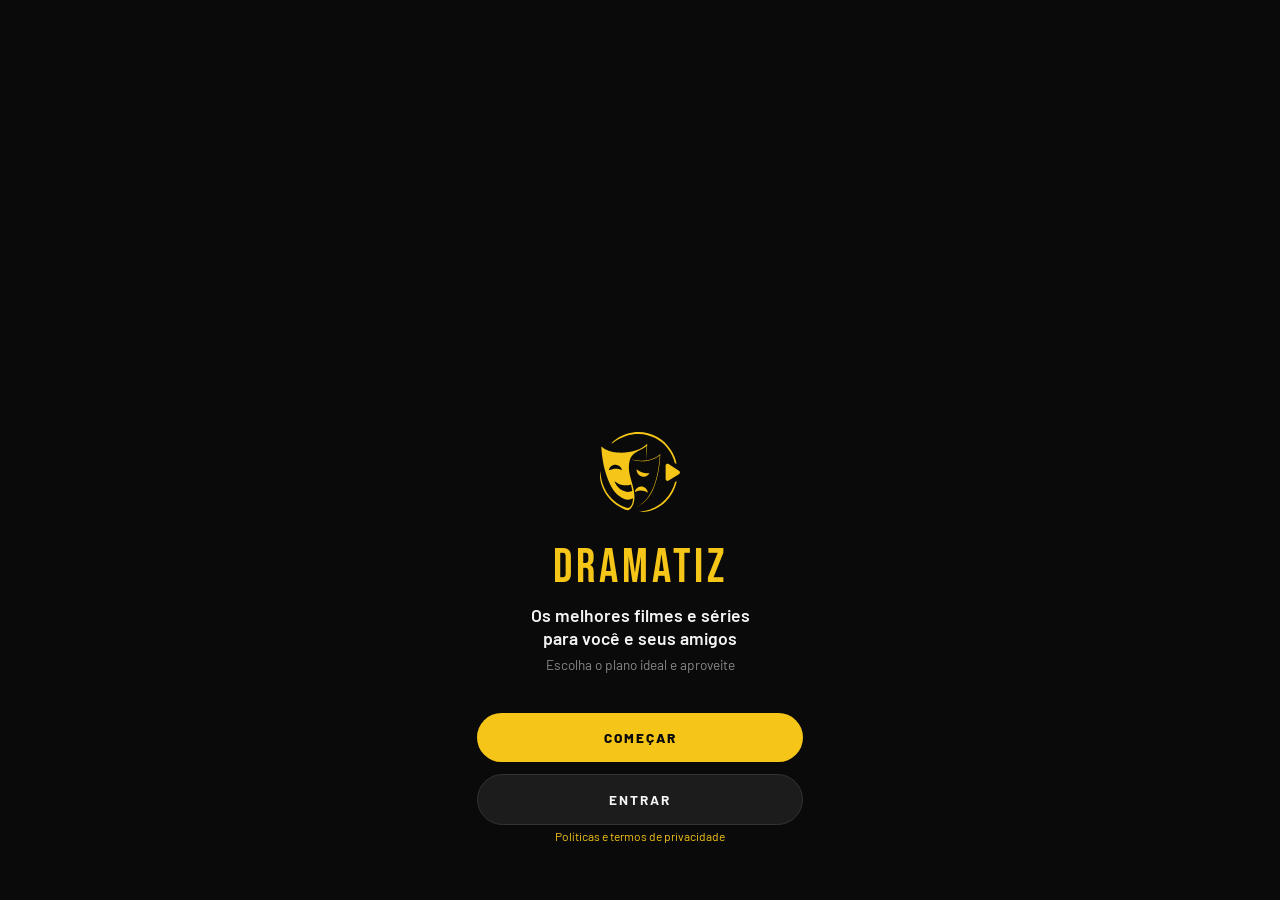
<file: index.html>
<!DOCTYPE html>
<html lang="pt-BR">
<head>
<meta charset="UTF-8">
<meta name="viewport" content="width=device-width, initial-scale=1.0">
<title>Dramatiz</title>
<link rel="stylesheet" href="styles.css">
<style>
.splash {
  min-height: 100vh;
  display: flex;
  flex-direction: column;
  align-items: center;
  justify-content: flex-end;
  padding: 2rem 2rem 3.5rem;
  position: relative;
  overflow: hidden;
  background: var(--black);
}
.splash-bg {
  position: absolute;
  inset: 0;
  display: grid;
  grid-template-columns: repeat(3, 1fr);
  gap: 3px;
  opacity: 0.18;
  z-index: 0;
}
.splash-bg div { background: #1a1a1a; overflow: hidden; border-radius: 10px; }
.splash-bg div img { width: 100%; height: 100%; object-fit: cover; }
.splash-overlay {
  position: absolute;
  inset: 0;
  background: linear-gradient(to bottom, rgba(10,10,10,0.3) 0%, rgba(10,10,10,0.6) 50%, var(--black) 80%);
  z-index: 1;
}
.splash-content {
  position: relative;
  z-index: 2;
  width: 100%;
  text-align: center;
}
.splash-logo { margin-bottom: 1.5rem; }
.splash-logo img { width: 80px; height: 80px; }
.splash-brand {
  font-family: 'Bebas Neue', sans-serif;
  font-size: 3rem;
  letter-spacing: 4px;
  color: var(--yellow);
  margin-bottom: 0.5rem;
}
.splash-tagline {
  font-size: 1.1rem;
  font-weight: 600;
  color: var(--white);
  margin-bottom: 0.4rem;
  line-height: 1.3;
}
.splash-sub {
  font-size: 0.85rem;
  color: var(--gray);
  margin-bottom: 2.5rem;
}
.splash-btns { display: flex; flex-direction: column; gap: 0.75rem; }
.splash-privacy {
  margin-top: 1.5rem;
  font-size: 0.75rem;
  color: var(--yellow);
  text-decoration: none;
}
</style>
</head>
<body>
<div class="app-shell">
  <div class="splash">
    <div class="splash-bg" id="splashBg"></div>
    <div class="splash-overlay"></div>
    <div class="splash-content">
      <div class="splash-logo fade-up fade-up-1">
        <svg width="80" height="80" xmlns="http://www.w3.org/2000/svg" viewBox="0 0 520.83 519.38" fill="#F5C518"><path d="M12.93,351.56c-10.08-28.76-15.02-58-12.09-87.63l1.23-12.42c5.35,112.63,66.56,208.92,177.42,242.91,10.75-.56,18.49-6.88,24.06-15.84,8.11-14.5,10.96-31.01,10.99-47.99-16.24,9.49-34.29,11.87-52.01,6.07-50.25-16.48-86.02-67.09-105.3-114.99C26.74,245.89,13.23,175.71,8.23,93.14c27.35,24.92,66.15,36.64,102.14,39.57,44.24,3.61,88.19-2.02,130.25-15.89,24.62-8.12,48.59-20.78,66.27-40.81.21,34.78-2.01,67.74-6.03,100.7l.2-13.15.77-14.83.41-13.1.66-44.92c-8.51,7.25-16.73,12.29-26.39,17.13-17.01,8.53-33.56,16.81-49.11,27.68-14.53,10.16-25.25,23.16-31.05,39.92-14.81,42.8-8.21,83.19,3.65,125.89l14.56,52.43c5.4,19.44,8.46,38.63,9.47,58.89,1.58,31.85-5.07,73.15-31.89,91.76-3.05,2.12-8.88,5.17-12.46,4.35-10.54-2.42-19.4-6.01-29.05-10.21-64.19-27.93-114.33-80.27-137.71-147ZM143.48,247.68c-4.63-20.6-22.4-34.25-42.32-35.29-21.43-1.12-40.88,14.27-42.83,36.21,31.38-13.18,53.55-13.54,85.14-.92ZM210.52,383.8l-8.72-42.55c-27.81,9.15-56.29,6.45-82.02-5.76l-24.81-14.98c.77,5.54,3.88,10.08,6.72,15,9.86,17.09,22.92,31.75,39.91,41.82,21.08,12.68,45.24,15.53,68.92,6.48Z"/><path d="M515.98,271.92l-71.6,44.82c-3.04,1.91-8.86.43-11.33-1.04s-5.83-5.57-5.83-9.24l-.12-88.78c0-4.57,3.52-8.57,5.92-10.24,4.83-2.31,9.01-2,13.26.41l67.52,43.23c3.72,2.38,6.37,5.62,6.9,9.27s-.7,9.03-4.73,11.56Z"/><path d="M359.69,38.98c-32.62-17.36-67.6-26.79-104.21-27.38-29.81-.48-58.15,3.51-86.24,13.02-32.39,10.96-61.91,26.81-88.34,48.52-.7.58-2.99.71-3.81.34-1.02-.45-1.02-3.15.02-4.18C113.86,32.81,162.57,10.33,213.84,2.73c98.72-14.63,194.07,30.52,247.99,113.6,17.75,27.35,30.66,56.87,36.47,89.61-4.88.52-8.53-2.16-11.41-5.14-17.56-69.45-63.41-127.87-127.2-161.82Z"/><path d="M253.95,518.37c36.93-4.34,71.97-11.86,104.9-29.44,25.56-13.65,48.01-30.83,67.73-52.18,29.49-31.48,50.62-69.12,61.56-110.95l9.3-5.64c.85.49,1.84,3.48,1.57,4.66-11.33,49-36.58,92.82-72.19,128.17-20.2,20.05-42.86,35.67-68.95,47.29-32.29,13.84-67.28,22.09-103.91,18.09Z"/><path d="M314.76,420.04c51.18-70.76,69.85-182.99,74.35-269.54-33.49,28.98-78.24,39.79-121.61,38.82-21.24-.47-41.69-2.85-61.22-10.73,19.65,3.52,38.03,6.61,57.61,7.42l13.98-.06c39.95-.18,85.65-14.18,114.71-43.22-3.01,82.69-18.43,178.5-56.62,250.42-19,35.78-46.3,65.99-80.92,87-5.98,3.63-11.3,7.19-17.9,9.3,30.34-18.37,56.83-40.66,77.63-69.41Z"/><path d="M310.74,394.34c-25.08-17.67-55.07-19.77-81.45-5.05-1.19-.68-2.14-3.64-1.58-5.16,5.9-16.04,19.77-27.29,36.77-29.66,11.66-1.63,22.48,2.43,31.27,9.84,7.79,7.75,14.67,16.84,14.99,30.04Z"/><path d="M299.53,286.88c-20.7,8.55-44.06.11-54.78-19.55-4.17-7.64-7.7-15.88-6.47-25.69,23.7,20.83,52.18,29.29,83.54,25.85-4.66,9.72-13.12,15.6-22.29,19.39Z"/></svg>
      </div>
      <div class="splash-brand fade-up fade-up-2">Dramatiz</div>
      <p class="splash-tagline fade-up fade-up-3">Os melhores filmes e séries<br>para você e seus amigos</p>
      <p class="splash-sub fade-up fade-up-3">Escolha o plano ideal e aproveite</p>
      <div class="splash-btns fade-up fade-up-4">
        <a href="login.html" class="btn-yellow">Começar</a>
        <a href="login.html" class="btn-dark">Entrar</a>
      </div>
      <a href="#" class="splash-privacy fade-up fade-up-5">Políticas e termos de privacidade</a>
    </div>
  </div>
</div>
<script>
const TMDB = '2dca580c2a14b55200e784d157207b4d';
const IMG = 'https://image.tmdb.org/t/p/w342';
async function loadPosters() {
  try {
    const r = await fetch('https://api.themoviedb.org/3/movie/popular?api_key=' + TMDB + '&language=pt-BR');
    const d = await r.json();
    const grid = document.getElementById('splashBg');
    grid.innerHTML = '';
    for (let i = 0; i < 9; i++) {
      const m = d.results[i];
      const div = document.createElement('div');
      if (m && m.poster_path) {
        const img = document.createElement('img');
        img.src = IMG + m.poster_path;
        div.appendChild(img);
      }
      grid.appendChild(div);
    }
  } catch(e) {}
}
loadPosters();
</script>
</body>
</html>
</file>
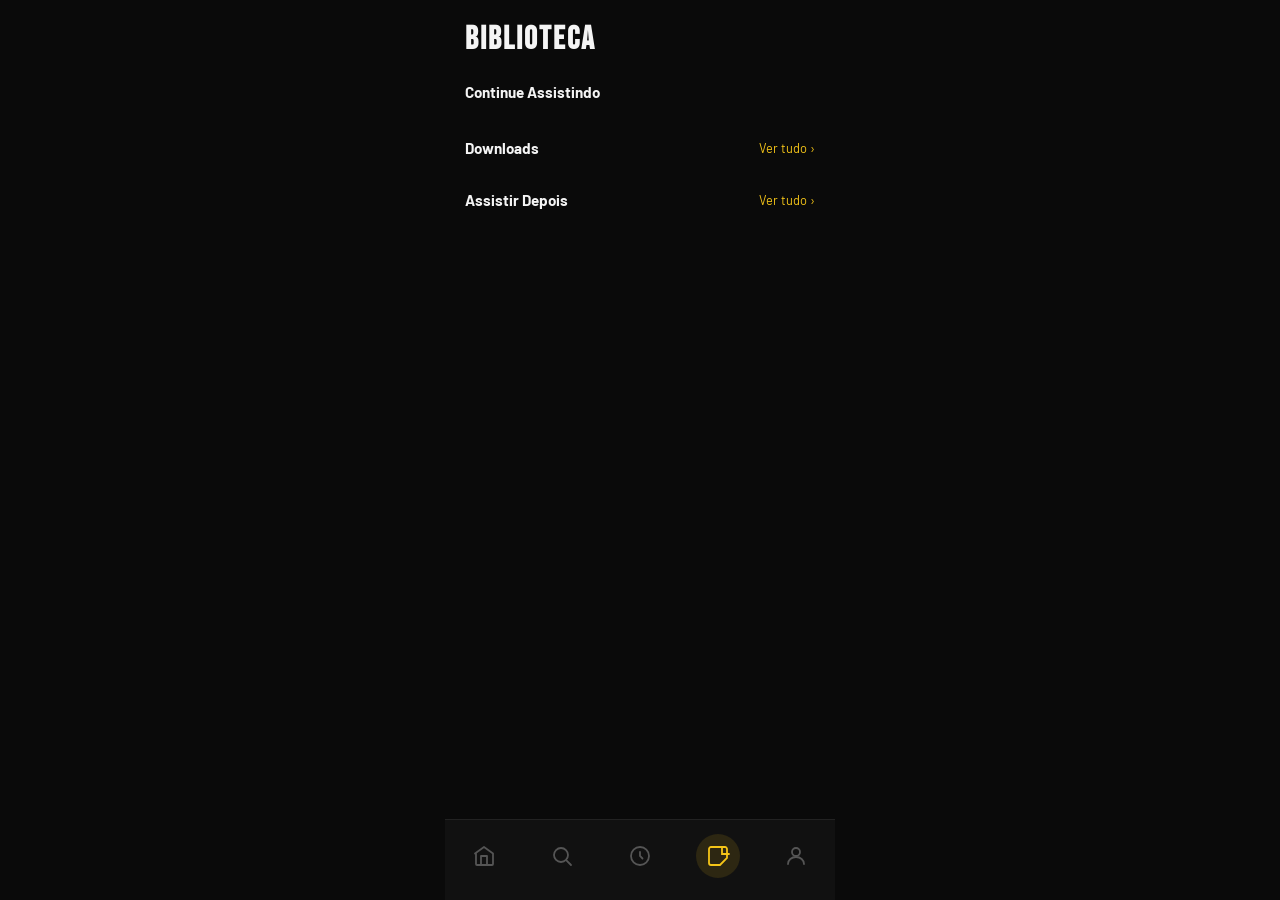
<file: biblioteca.html>
<!DOCTYPE html>
<html lang="pt-BR">
<head>
<meta charset="UTF-8">
<meta name="viewport" content="width=device-width, initial-scale=1.0">
<title>Dramatiz — Biblioteca</title>
<link rel="stylesheet" href="styles.css">
<style>
.bib-page { padding:1.25rem 1.25rem 80px; }
.bib-title { font-family:'Bebas Neue',sans-serif; font-size:2rem; letter-spacing:2px; margin-bottom:1.5rem; }
.continue-card { position:relative; border-radius:10px; overflow:hidden; margin-bottom:8px; cursor:pointer; text-decoration:none; display:block; flex-shrink:0; width:200px; }
.continue-card img { width:100%; aspect-ratio:16/9; object-fit:cover; display:block; }
.continue-overlay { position:absolute; inset:0; background:linear-gradient(to top,rgba(0,0,0,0.85) 0%,transparent 60%); }
.continue-info { position:absolute; bottom:0; left:0; right:0; padding:0.75rem; }
.continue-info .title { font-size:0.8rem; font-weight:700; }
.continue-info .sub { font-size:0.7rem; color:rgba(255,255,255,0.65); }
.continue-bar { height:3px; background:#333; border-radius: 8px; margin-top:5px; overflow:hidden; }
.continue-bar-fill { height:100%; background:var(--yellow); border-radius: 8px; }
.play-overlay { position:absolute; top:50%; left:50%; transform:translate(-50%,-50%); width:36px; height:36px; background:rgba(245,197,24,0.85); border-radius:50%; display:flex; align-items:center; justify-content:center; }
.section-link-row { display:flex; align-items:center; justify-content:space-between; margin-bottom:10px; }
.section-link-row span { font-weight:700; font-size:0.95rem; }
.section-link-row a { font-size:0.8rem; color:var(--yellow); text-decoration:none; }
.poster-row { display:flex; gap:10px; overflow-x:auto; scrollbar-width:none; }
.poster-row::-webkit-scrollbar { display:none; }
.poster-item { width:90px; flex-shrink:0; }
.poster-item img { width:100%; aspect-ratio:2/3; object-fit:cover; border-radius:8px; display:block; }
</style>
</head>
<body>
<div class="app-shell">
  <div class="bib-page">
    <h1 class="bib-title">Biblioteca</h1>

    <div class="section-link-row"><span>Continue Assistindo</span></div>
    <div class="scroll-x" id="continueRow" style="margin-bottom:1.5rem;"></div>

    <div class="section-link-row">
      <span>Downloads</span>
      <a href="downloads.html">Ver tudo ›</a>
    </div>
    <div class="poster-row" id="downloadsRow" style="margin-bottom:1.5rem;"></div>

    <div class="section-link-row">
      <span>Assistir Depois</span>
      <a href="#">Ver tudo ›</a>
    </div>
    <div class="poster-row" id="watchLaterRow"></div>
  </div>
  <nav class="bottom-nav">
    <a href="home.html" class="nav-item ">
      <svg viewBox="0 0 24 24" fill="none" stroke="currentColor" stroke-width="1.8" stroke-linecap="round" stroke-linejoin="round">
        <path d="M3 9.5L12 3l9 6.5V20a1 1 0 01-1 1H5a1 1 0 01-1-1V9.5z"/>
        <path d="M9 21V12h6v9"/>
      </svg>
    </a>
    <a href="busca.html" class="nav-item ">
      <svg viewBox="0 0 24 24" fill="none" stroke="currentColor" stroke-width="1.8" stroke-linecap="round">
        <circle cx="11" cy="11" r="7"/>
        <path d="M21 21l-4.35-4.35"/>
      </svg>
    </a>
    <a href="feed.html" class="nav-item ">
      <svg viewBox="0 0 24 24" fill="none" stroke="currentColor" stroke-width="1.8" stroke-linecap="round">
        <circle cx="12" cy="12" r="9"/>
        <path d="M12 8v4l2.5 2.5"/>
      </svg>
    </a>
    <a href="biblioteca.html" class="nav-item active">
      <svg viewBox="0 0 24 24" fill="none" stroke="currentColor" stroke-width="1.8" stroke-linecap="round">
        <path d="M5 3a2 2 0 00-2 2v14a2 2 0 002 2h9l7-7V5a2 2 0 00-2-2H5z"/>
        <path d="M16 3v7h7"/>
      </svg>
    </a>
    <a href="perfil.html" class="nav-item ">
      <svg viewBox="0 0 24 24" fill="none" stroke="currentColor" stroke-width="1.8" stroke-linecap="round">
        <circle cx="12" cy="8" r="4"/>
        <path d="M4 20c0-4 3.6-7 8-7s8 3 8 7"/>
      </svg>
    </a>
  </nav>
</div>
<script>
const TMDB = '2dca580c2a14b55200e784d157207b4d';
const IMG = 'https://image.tmdb.org/t/p/';
const progresses = [35, 72, 58];

fetch('https://api.themoviedb.org/3/movie/popular?api_key='+TMDB+'&language=pt-BR').then(r=>r.json()).then(d=>{
  const movies = d.results;

  // Continue assistindo
  const cRow = document.getElementById('continueRow');
  movies.slice(0,3).forEach((m,i) => {
    if(!m.backdrop_path) return;
    const a = document.createElement('a');
    a.href = 'filme.html';
    a.className = 'continue-card';
    a.innerHTML = `
      <img src="${IMG}w300${m.backdrop_path}" alt="${m.title}">
      <div class="continue-overlay"></div>
      <div class="play-overlay"><svg width="14" height="14" viewBox="0 0 24 24" fill="black"><path d="M5 3l14 9-14 9V3z"/></svg></div>
      <div class="continue-info">
        <div class="title">${m.title}</div>
        <div class="sub">${Math.floor(m.runtime||90)} min restantes</div>
        <div class="continue-bar"><div class="continue-bar-fill" style="width:${progresses[i]}%"></div></div>
      </div>`;
    cRow.appendChild(a);
  });

  // Downloads
  const dRow = document.getElementById('downloadsRow');
  movies.slice(3,7).forEach(m => {
    if(!m.poster_path) return;
    const div = document.createElement('div');
    div.className = 'poster-item';
    div.innerHTML = `<img src="${IMG}w185${m.poster_path}" alt="${m.title}">`;
    dRow.appendChild(div);
  });

  // Assistir depois
  const wRow = document.getElementById('watchLaterRow');
  movies.slice(7,12).forEach(m => {
    if(!m.poster_path) return;
    const div = document.createElement('div');
    div.className = 'poster-item';
    div.innerHTML = `<img src="${IMG}w185${m.poster_path}" alt="${m.title}">`;
    wRow.appendChild(div);
  });
});
</script>
</body>
</html>
</file>
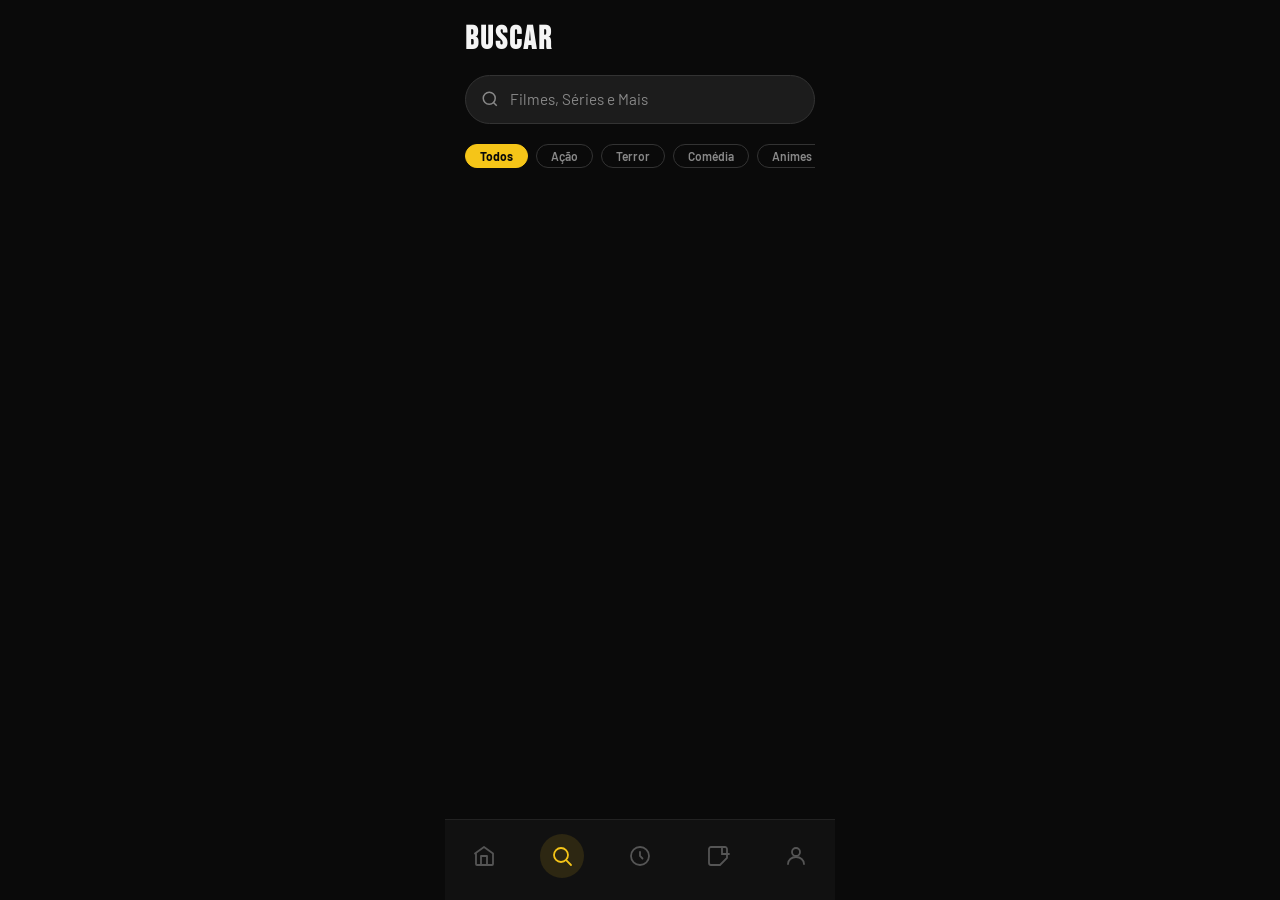
<file: busca.html>
<!DOCTYPE html>
<html lang="pt-BR">
<head>
<meta charset="UTF-8">
<meta name="viewport" content="width=device-width, initial-scale=1.0">
<title>Dramatiz — Buscar</title>
<link rel="stylesheet" href="styles.css">
<style>
.busca-page { padding:1.25rem 1.25rem 80px; }
.busca-title { font-family:'Bebas Neue',sans-serif; font-size:2rem; letter-spacing:2px; margin-bottom:1rem; }
.search-bar { position:relative; margin-bottom:1.25rem; }
.search-bar svg { position:absolute; left:1rem; top:50%; transform:translateY(-50%); width:18px; height:18px; color:var(--gray); }
.search-bar input { padding-left:2.75rem; }
.tags-row { display:flex; gap:8px; overflow-x:auto; scrollbar-width:none; padding-bottom:4px; margin-bottom:1.25rem; }
.tags-row::-webkit-scrollbar { display:none; }
.results-grid { display:grid; grid-template-columns:repeat(3,1fr); gap:8px; }
.results-grid a { text-decoration:none; display:block; border-radius:10px; overflow:hidden; }
.results-grid img { width:100%; aspect-ratio:2/3; object-fit:cover; display:block; border-radius:10px; transition:transform 0.2s; }
.results-grid a:hover img { transform:scale(1.04); }
.result-title { font-size:0.7rem; color:rgba(255,255,255,0.7); margin-top:4px; text-align:center; white-space:nowrap; overflow:hidden; text-overflow:ellipsis; }
</style>
</head>
<body>
<div class="app-shell">
  <div class="busca-page">
    <h1 class="busca-title">Buscar</h1>
    <div class="search-bar">
      <svg viewBox="0 0 24 24" fill="none" stroke="currentColor" stroke-width="2"><circle cx="11" cy="11" r="8"/><path d="M21 21l-4.35-4.35"/></svg>
      <input type="text" class="input-field" placeholder="Filmes, Séries e Mais" id="searchInput">
    </div>
    <div class="tags-row" id="tagsRow">
      <span class="tag active" data-genre="">Todos</span>
      <span class="tag" data-genre="28">Ação</span>
      <span class="tag" data-genre="27">Terror</span>
      <span class="tag" data-genre="35">Comédia</span>
      <span class="tag" data-genre="16">Animes</span>
      <span class="tag" data-genre="18">Drama</span>
      <span class="tag" data-genre="878">Ficção</span>
      <span class="tag" data-genre="10749">Romance</span>
    </div>
    <div class="results-grid" id="resultsGrid"></div>
  </div>
  <nav class="bottom-nav">
    <a href="home.html" class="nav-item ">
      <svg viewBox="0 0 24 24" fill="none" stroke="currentColor" stroke-width="1.8" stroke-linecap="round" stroke-linejoin="round">
        <path d="M3 9.5L12 3l9 6.5V20a1 1 0 01-1 1H5a1 1 0 01-1-1V9.5z"/>
        <path d="M9 21V12h6v9"/>
      </svg>
    </a>
    <a href="busca.html" class="nav-item active">
      <svg viewBox="0 0 24 24" fill="none" stroke="currentColor" stroke-width="1.8" stroke-linecap="round">
        <circle cx="11" cy="11" r="7"/>
        <path d="M21 21l-4.35-4.35"/>
      </svg>
    </a>
    <a href="feed.html" class="nav-item ">
      <svg viewBox="0 0 24 24" fill="none" stroke="currentColor" stroke-width="1.8" stroke-linecap="round">
        <circle cx="12" cy="12" r="9"/>
        <path d="M12 8v4l2.5 2.5"/>
      </svg>
    </a>
    <a href="biblioteca.html" class="nav-item ">
      <svg viewBox="0 0 24 24" fill="none" stroke="currentColor" stroke-width="1.8" stroke-linecap="round">
        <path d="M5 3a2 2 0 00-2 2v14a2 2 0 002 2h9l7-7V5a2 2 0 00-2-2H5z"/>
        <path d="M16 3v7h7"/>
      </svg>
    </a>
    <a href="perfil.html" class="nav-item ">
      <svg viewBox="0 0 24 24" fill="none" stroke="currentColor" stroke-width="1.8" stroke-linecap="round">
        <circle cx="12" cy="8" r="4"/>
        <path d="M4 20c0-4 3.6-7 8-7s8 3 8 7"/>
      </svg>
    </a>
  </nav>
</div>
<script>
const TMDB = '2dca580c2a14b55200e784d157207b4d';
const IMG = 'https://image.tmdb.org/t/p/w185';
let activeGenre = '';
let searchTimer;

function renderMovies(movies) {
  const grid = document.getElementById('resultsGrid');
  grid.innerHTML = '';
  movies.forEach(m => {
    if (!m.poster_path) return;
    const a = document.createElement('a');
    a.href = 'filme.html';
    const img = document.createElement('img');
    img.src = IMG + m.poster_path;
    img.alt = m.title || m.name;
    img.loading = 'lazy';
    const t = document.createElement('div');
    t.className = 'result-title';
    t.textContent = m.title || m.name;
    a.append(img, t);
    grid.appendChild(a);
  });
}

async function load(genre='', query='') {
  let url;
  if (query) {
    url = 'https://api.themoviedb.org/3/search/multi?api_key='+TMDB+'&language=pt-BR&query='+encodeURIComponent(query);
  } else if (genre) {
    url = 'https://api.themoviedb.org/3/discover/movie?api_key='+TMDB+'&language=pt-BR&with_genres='+genre+'&sort_by=popularity.desc';
  } else {
    url = 'https://api.themoviedb.org/3/movie/popular?api_key='+TMDB+'&language=pt-BR';
  }
  const r = await fetch(url);
  const d = await r.json();
  renderMovies(d.results || []);
}

document.querySelectorAll('#tagsRow .tag').forEach(tag => {
  tag.addEventListener('click', () => {
    document.querySelectorAll('#tagsRow .tag').forEach(t => t.classList.remove('active'));
    tag.classList.add('active');
    activeGenre = tag.dataset.genre;
    load(activeGenre, document.getElementById('searchInput').value);
  });
});

document.getElementById('searchInput').addEventListener('input', e => {
  clearTimeout(searchTimer);
  searchTimer = setTimeout(() => load(activeGenre, e.target.value), 400);
});

load();
</script>
</body>
</html>
</file>
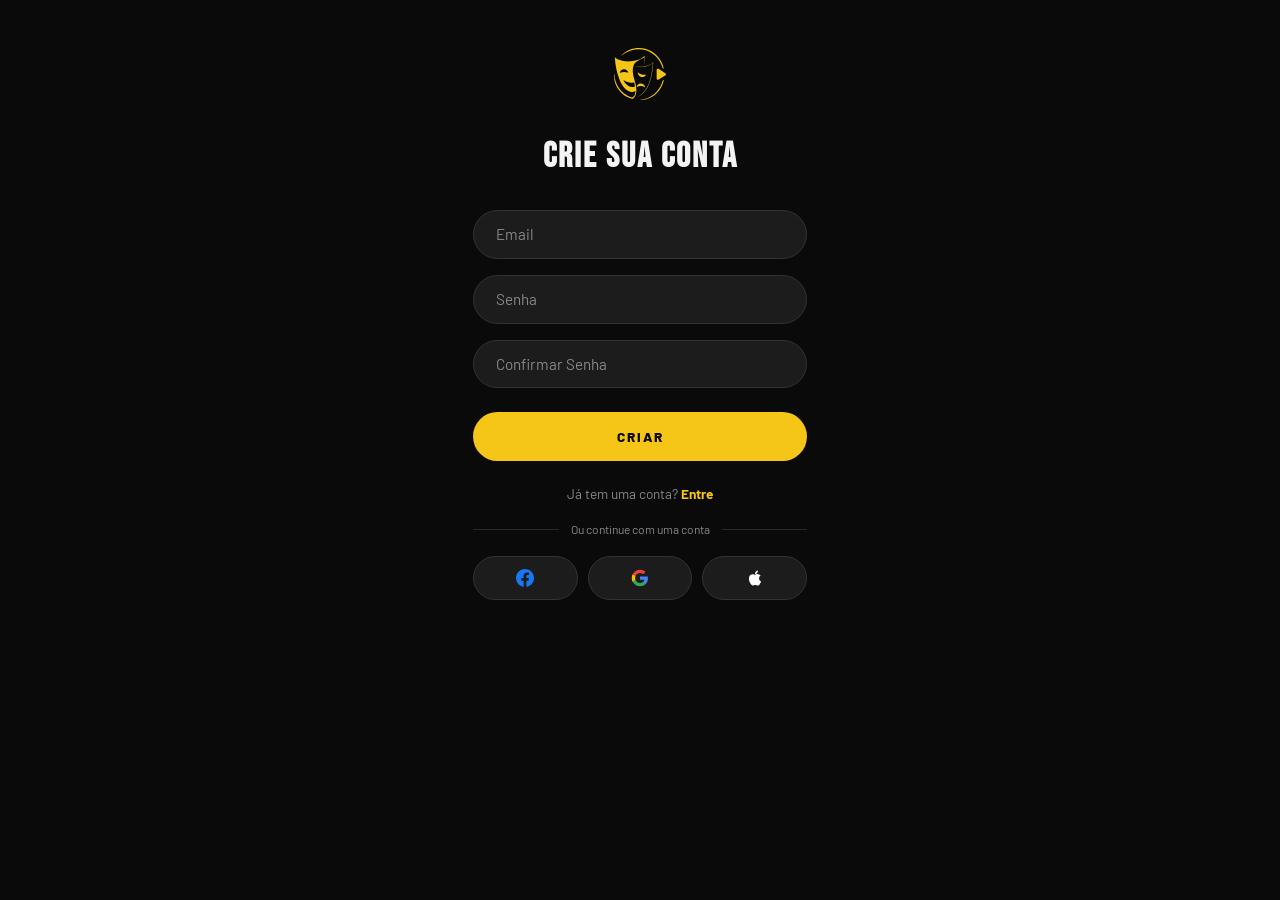
<file: cadastro.html>
<!DOCTYPE html>
<html lang="pt-BR">
<head>
<meta charset="UTF-8">
<meta name="viewport" content="width=device-width, initial-scale=1.0">
<title>Dramatiz — Criar Conta</title>
<link rel="stylesheet" href="styles.css">
<style>
.auth-page { min-height:100vh; display:flex; flex-direction:column; position:relative; overflow:hidden; }
.auth-bg { position:absolute; inset:0; background-size:cover; background-position:center; opacity:0.12; z-index:0; }
.auth-overlay { position:absolute; inset:0; background:linear-gradient(to bottom,rgba(10,10,10,0.5) 0%,var(--black) 45%); z-index:1; }
.auth-content { position:relative; z-index:2; flex:1; display:flex; flex-direction:column; padding:3rem 1.75rem 2rem; }
.auth-logo { text-align:center; margin-bottom:2rem; }
.auth-logo img { width:52px; height:52px; }
.auth-title { font-family:'Bebas Neue',sans-serif; font-size:2.2rem; letter-spacing:2px; margin-bottom:2rem; text-align:center; }
.auth-form { display:flex; flex-direction:column; gap:1rem; }
.auth-switch { text-align:center; margin-top:1.5rem; font-size:0.85rem; color:var(--gray); }
.auth-switch a { color:var(--yellow); text-decoration:none; font-weight:700; }
.divider-or { display:flex; align-items:center; gap:12px; margin:1.25rem 0; }
.divider-or::before,.divider-or::after { content:''; flex:1; height:1px; background:#2a2a2a; }
.divider-or span { font-size:0.75rem; color:var(--gray); white-space:nowrap; }
.social-row { display:flex; gap:10px; }
</style>
</head>
<body>
<div class="app-shell">
  <div class="auth-page">
    <div class="auth-bg" id="authBg"></div>
    <div class="auth-overlay"></div>
    <div class="auth-content">
      <div class="auth-logo fade-up fade-up-1">
        <svg width="52" height="52" xmlns="http://www.w3.org/2000/svg" viewBox="0 0 520.83 519.38" fill="#F5C518"><path d="M12.93,351.56c-10.08-28.76-15.02-58-12.09-87.63l1.23-12.42c5.35,112.63,66.56,208.92,177.42,242.91,10.75-.56,18.49-6.88,24.06-15.84,8.11-14.5,10.96-31.01,10.99-47.99-16.24,9.49-34.29,11.87-52.01,6.07-50.25-16.48-86.02-67.09-105.3-114.99C26.74,245.89,13.23,175.71,8.23,93.14c27.35,24.92,66.15,36.64,102.14,39.57,44.24,3.61,88.19-2.02,130.25-15.89,24.62-8.12,48.59-20.78,66.27-40.81.21,34.78-2.01,67.74-6.03,100.7l.2-13.15.77-14.83.41-13.1.66-44.92c-8.51,7.25-16.73,12.29-26.39,17.13-17.01,8.53-33.56,16.81-49.11,27.68-14.53,10.16-25.25,23.16-31.05,39.92-14.81,42.8-8.21,83.19,3.65,125.89l14.56,52.43c5.4,19.44,8.46,38.63,9.47,58.89,1.58,31.85-5.07,73.15-31.89,91.76-3.05,2.12-8.88,5.17-12.46,4.35-10.54-2.42-19.4-6.01-29.05-10.21-64.19-27.93-114.33-80.27-137.71-147ZM143.48,247.68c-4.63-20.6-22.4-34.25-42.32-35.29-21.43-1.12-40.88,14.27-42.83,36.21,31.38-13.18,53.55-13.54,85.14-.92ZM210.52,383.8l-8.72-42.55c-27.81,9.15-56.29,6.45-82.02-5.76l-24.81-14.98c.77,5.54,3.88,10.08,6.72,15,9.86,17.09,22.92,31.75,39.91,41.82,21.08,12.68,45.24,15.53,68.92,6.48Z"/><path d="M515.98,271.92l-71.6,44.82c-3.04,1.91-8.86.43-11.33-1.04s-5.83-5.57-5.83-9.24l-.12-88.78c0-4.57,3.52-8.57,5.92-10.24,4.83-2.31,9.01-2,13.26.41l67.52,43.23c3.72,2.38,6.37,5.62,6.9,9.27s-.7,9.03-4.73,11.56Z"/><path d="M359.69,38.98c-32.62-17.36-67.6-26.79-104.21-27.38-29.81-.48-58.15,3.51-86.24,13.02-32.39,10.96-61.91,26.81-88.34,48.52-.7.58-2.99.71-3.81.34-1.02-.45-1.02-3.15.02-4.18C113.86,32.81,162.57,10.33,213.84,2.73c98.72-14.63,194.07,30.52,247.99,113.6,17.75,27.35,30.66,56.87,36.47,89.61-4.88.52-8.53-2.16-11.41-5.14-17.56-69.45-63.41-127.87-127.2-161.82Z"/><path d="M253.95,518.37c36.93-4.34,71.97-11.86,104.9-29.44,25.56-13.65,48.01-30.83,67.73-52.18,29.49-31.48,50.62-69.12,61.56-110.95l9.3-5.64c.85.49,1.84,3.48,1.57,4.66-11.33,49-36.58,92.82-72.19,128.17-20.2,20.05-42.86,35.67-68.95,47.29-32.29,13.84-67.28,22.09-103.91,18.09Z"/><path d="M314.76,420.04c51.18-70.76,69.85-182.99,74.35-269.54-33.49,28.98-78.24,39.79-121.61,38.82-21.24-.47-41.69-2.85-61.22-10.73,19.65,3.52,38.03,6.61,57.61,7.42l13.98-.06c39.95-.18,85.65-14.18,114.71-43.22-3.01,82.69-18.43,178.5-56.62,250.42-19,35.78-46.3,65.99-80.92,87-5.98,3.63-11.3,7.19-17.9,9.3,30.34-18.37,56.83-40.66,77.63-69.41Z"/><path d="M310.74,394.34c-25.08-17.67-55.07-19.77-81.45-5.05-1.19-.68-2.14-3.64-1.58-5.16,5.9-16.04,19.77-27.29,36.77-29.66,11.66-1.63,22.48,2.43,31.27,9.84,7.79,7.75,14.67,16.84,14.99,30.04Z"/><path d="M299.53,286.88c-20.7,8.55-44.06.11-54.78-19.55-4.17-7.64-7.7-15.88-6.47-25.69,23.7,20.83,52.18,29.29,83.54,25.85-4.66,9.72-13.12,15.6-22.29,19.39Z"/></svg>
      </div>
      <h1 class="auth-title fade-up fade-up-2">Crie sua conta</h1>
      <div class="auth-form fade-up fade-up-3">
        <input type="email" class="input-field" placeholder="Email">
        <input type="password" class="input-field" placeholder="Senha">
        <input type="password" class="input-field" placeholder="Confirmar Senha">
        <a href="perfis.html" class="btn-yellow" style="margin-top:0.5rem;">Criar</a>
      </div>
      <p class="auth-switch fade-up fade-up-4">Já tem uma conta? <a href="login.html">Entre</a></p>
      <div class="divider-or fade-up fade-up-4"><span>Ou continue com uma conta</span></div>
      <div class="social-row fade-up fade-up-5">
        <a href="#" class="social-btn">
          <svg width="18" height="18" viewBox="0 0 24 24" fill="#1877F2"><path d="M24 12.073c0-6.627-5.373-12-12-12s-12 5.373-12 12c0 5.99 4.388 10.954 10.125 11.854v-8.385H7.078v-3.47h3.047V9.43c0-3.007 1.792-4.669 4.533-4.669 1.312 0 2.686.235 2.686.235v2.953H15.83c-1.491 0-1.956.925-1.956 1.874v2.25h3.328l-.532 3.47h-2.796v8.385C19.612 23.027 24 18.062 24 12.073z"/></svg>
        </a>
        <a href="#" class="social-btn">
          <svg width="18" height="18" viewBox="0 0 24 24"><path fill="#4285F4" d="M22.56 12.25c0-.78-.07-1.53-.2-2.25H12v4.26h5.92c-.26 1.37-1.04 2.53-2.21 3.31v2.77h3.57c2.08-1.92 3.28-4.74 3.28-8.09z"/><path fill="#34A853" d="M12 23c2.97 0 5.46-.98 7.28-2.66l-3.57-2.77c-.98.66-2.23 1.06-3.71 1.06-2.86 0-5.29-1.93-6.16-4.53H2.18v2.84C3.99 20.53 7.7 23 12 23z"/><path fill="#FBBC05" d="M5.84 14.09c-.22-.66-.35-1.36-.35-2.09s.13-1.43.35-2.09V7.07H2.18C1.43 8.55 1 10.22 1 12s.43 3.45 1.18 4.93l3.66-2.84z"/><path fill="#EA4335" d="M12 5.38c1.62 0 3.06.56 4.21 1.64l3.15-3.15C17.45 2.09 14.97 1 12 1 7.7 1 3.99 3.47 2.18 7.07l3.66 2.84c.87-2.6 3.3-4.53 6.16-4.53z"/></svg>
        </a>
        <a href="#" class="social-btn">
          <svg width="18" height="18" viewBox="0 0 24 24" fill="white"><path d="M18.71 19.5c-.83 1.24-1.71 2.45-3.05 2.47-1.34.03-1.77-.79-3.29-.79-1.53 0-2 .77-3.27.82-1.31.05-2.3-1.32-3.14-2.53C4.25 17 2.94 12.45 4.7 9.39c.87-1.52 2.43-2.48 4.12-2.51 1.28-.02 2.5.87 3.29.87.78 0 2.26-1.07 3.8-.91.65.03 2.47.26 3.64 1.98-.09.06-2.17 1.28-2.15 3.81.03 3.02 2.65 4.03 2.68 4.04-.03.07-.42 1.44-1.38 2.83M13 3.5c.73-.83 1.94-1.46 2.94-1.5.13 1.17-.34 2.35-1.04 3.19-.69.85-1.83 1.51-2.95 1.42-.15-1.15.41-2.35 1.05-3.11z"/></svg>
        </a>
      </div>
    </div>
  </div>
</div>
<script>
const TMDB = '2dca580c2a14b55200e784d157207b4d';
async function loadBg() {
  try {
    const r = await fetch('https://api.themoviedb.org/3/movie/popular?api_key=' + TMDB + '&language=pt-BR&page=2');
    const d = await r.json();
    const m = d.results.find(x => x.backdrop_path);
    if (m) document.getElementById('authBg').style.backgroundImage = 'url(https://image.tmdb.org/t/p/w780' + m.backdrop_path + ')';
  } catch(e) {}
}
loadBg();
</script>
</body>
</html>
</file>
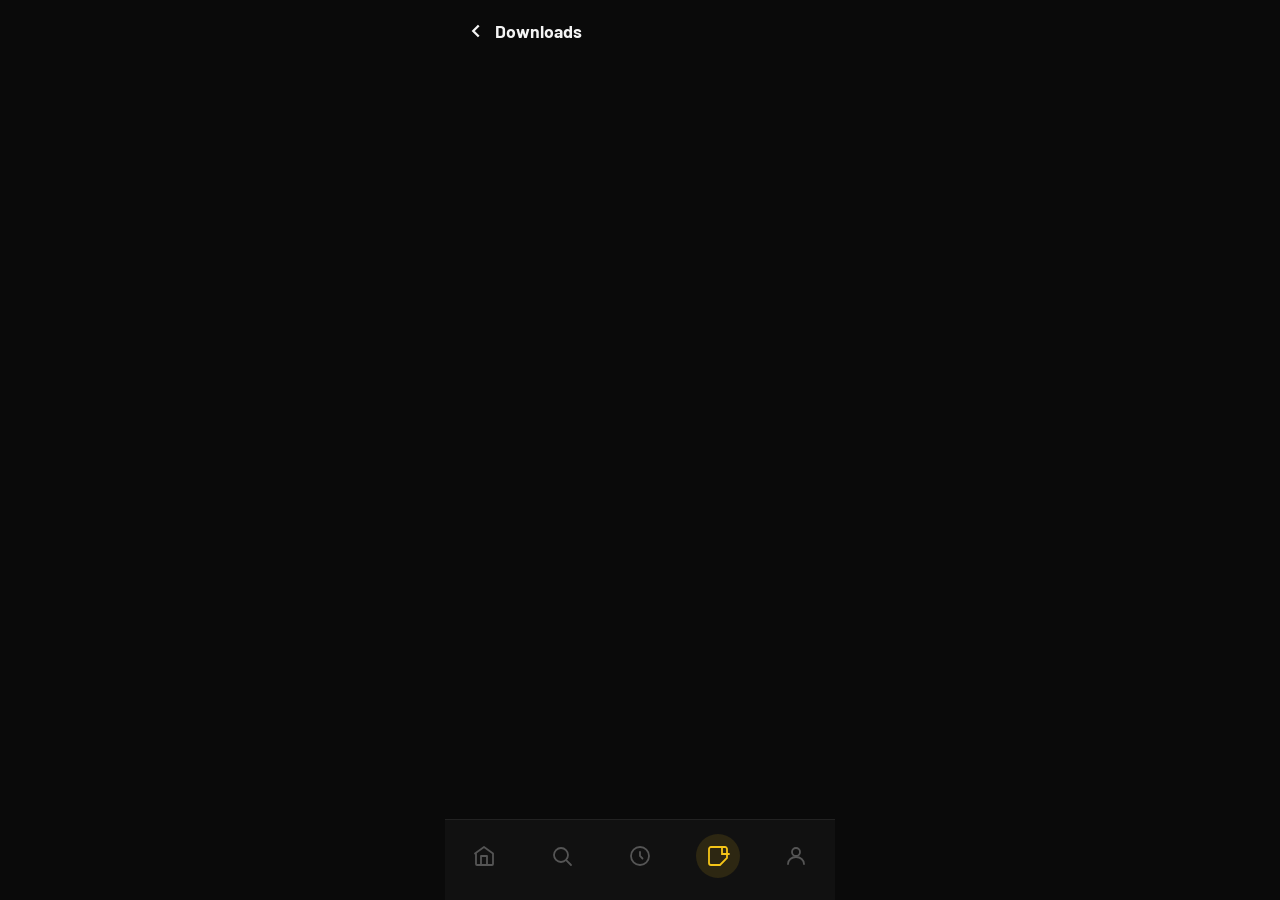
<file: downloads.html>
<!DOCTYPE html>
<html lang="pt-BR">
<head>
<meta charset="UTF-8">
<meta name="viewport" content="width=device-width, initial-scale=1.0">
<title>Dramatiz — Downloads</title>
<link rel="stylesheet" href="styles.css">
<style>
.dl-page{padding:1.25rem 1.25rem 80px}
.back-btn{display:flex;align-items:center;gap:8px;color:var(--white);text-decoration:none;margin-bottom:1.25rem;font-weight:700;font-size:1.1rem}
.back-btn svg{width:22px;height:22px}
.dl-grid{display:grid;grid-template-columns:repeat(2,1fr);gap:12px}
.dl-card{position:relative;border-radius:14px;overflow:hidden;cursor:pointer;background:var(--dark2)}
.dl-card img{width:100%;aspect-ratio:2/3;object-fit:cover;display:block}
.dl-overlay{position:absolute;inset:0;background:linear-gradient(to top,rgba(0,0,0,0.85) 0%,transparent 50%)}
.dl-info{position:absolute;bottom:0;left:0;right:0;padding:.75rem}
.dl-title{font-weight:700;font-size:.82rem;margin-bottom:3px}
.dl-size{font-size:.7rem;color:var(--gray)}
.dl-delete{position:absolute;top:8px;right:8px;width:28px;height:28px;border-radius:50%;background:rgba(0,0,0,0.6);border:none;cursor:pointer;color:var(--white);display:flex;align-items:center;justify-content:center}
.dl-delete svg{width:14px;height:14px}
</style>
</head>
<body>
<div class="app-shell">
  <div class="dl-page">
    <a href="biblioteca.html" class="back-btn">
      <svg viewBox="0 0 24 24" fill="none" stroke="currentColor" stroke-width="2.5"><path d="M15 18l-6-6 6-6"/></svg>
      Downloads
    </a>
    <div class="dl-grid" id="dlGrid"></div>
  </div>
</div>
<script>
const TMDB="2dca580c2a14b55200e784d157207b4d";
const IMG="https://image.tmdb.org/t/p/w342";
const sizes=["1.2 GB","876 MB","2.1 GB","540 MB","1.8 GB","920 MB"];
fetch("https://api.themoviedb.org/3/movie/top_rated?api_key="+TMDB+"&language=pt-BR").then(r=>r.json()).then(d=>{
  const grid=document.getElementById("dlGrid");
  d.results.slice(0,6).forEach((m,i)=>{
    if(!m.poster_path)return;
    const div=document.createElement("div");
    div.className="dl-card";
    div.innerHTML='<img src="'+IMG+m.poster_path+'" alt="'+m.title+'"><div class="dl-overlay"></div><div class="dl-info"><div class="dl-title">'+m.title+'</div><div class="dl-size">'+sizes[i]+'</div></div><button class="dl-delete" onclick="this.closest(\'.dl-card\').remove()"><svg viewBox="0 0 24 24" fill="none" stroke="currentColor" stroke-width="2"><polyline points="3 6 5 6 21 6"/><path d="M19 6l-1 14H6L5 6"/><path d="M10 11v6M14 11v6"/></svg></button>';
    grid.appendChild(div);
  });
});
</script>
  <nav class="bottom-nav">
    <a href="home.html" class="nav-item ">
      <svg viewBox="0 0 24 24" fill="none" stroke="currentColor" stroke-width="1.8" stroke-linecap="round" stroke-linejoin="round"><path d="M3 9.5L12 3l9 6.5V20a1 1 0 01-1 1H5a1 1 0 01-1-1V9.5z"/><path d="M9 21V12h6v9"/></svg>
    </a>
    <a href="busca.html" class="nav-item ">
      <svg viewBox="0 0 24 24" fill="none" stroke="currentColor" stroke-width="1.8" stroke-linecap="round"><circle cx="11" cy="11" r="7"/><path d="M21 21l-4.35-4.35"/></svg>
    </a>
    <a href="feed.html" class="nav-item ">
      <svg viewBox="0 0 24 24" fill="none" stroke="currentColor" stroke-width="1.8" stroke-linecap="round"><circle cx="12" cy="12" r="9"/><path d="M12 8v4l2.5 2.5"/></svg>
    </a>
    <a href="biblioteca.html" class="nav-item active">
      <svg viewBox="0 0 24 24" fill="none" stroke="currentColor" stroke-width="1.8" stroke-linecap="round"><path d="M5 3a2 2 0 00-2 2v14a2 2 0 002 2h9l7-7V5a2 2 0 00-2-2H5z"/><path d="M16 3v7h7"/></svg>
    </a>
    <a href="perfil.html" class="nav-item ">
      <svg viewBox="0 0 24 24" fill="none" stroke="currentColor" stroke-width="1.8" stroke-linecap="round"><circle cx="12" cy="8" r="4"/><path d="M4 20c0-4 3.6-7 8-7s8 3 8 7"/></svg>
    </a>
  </nav>
</body>
</html>
</file>
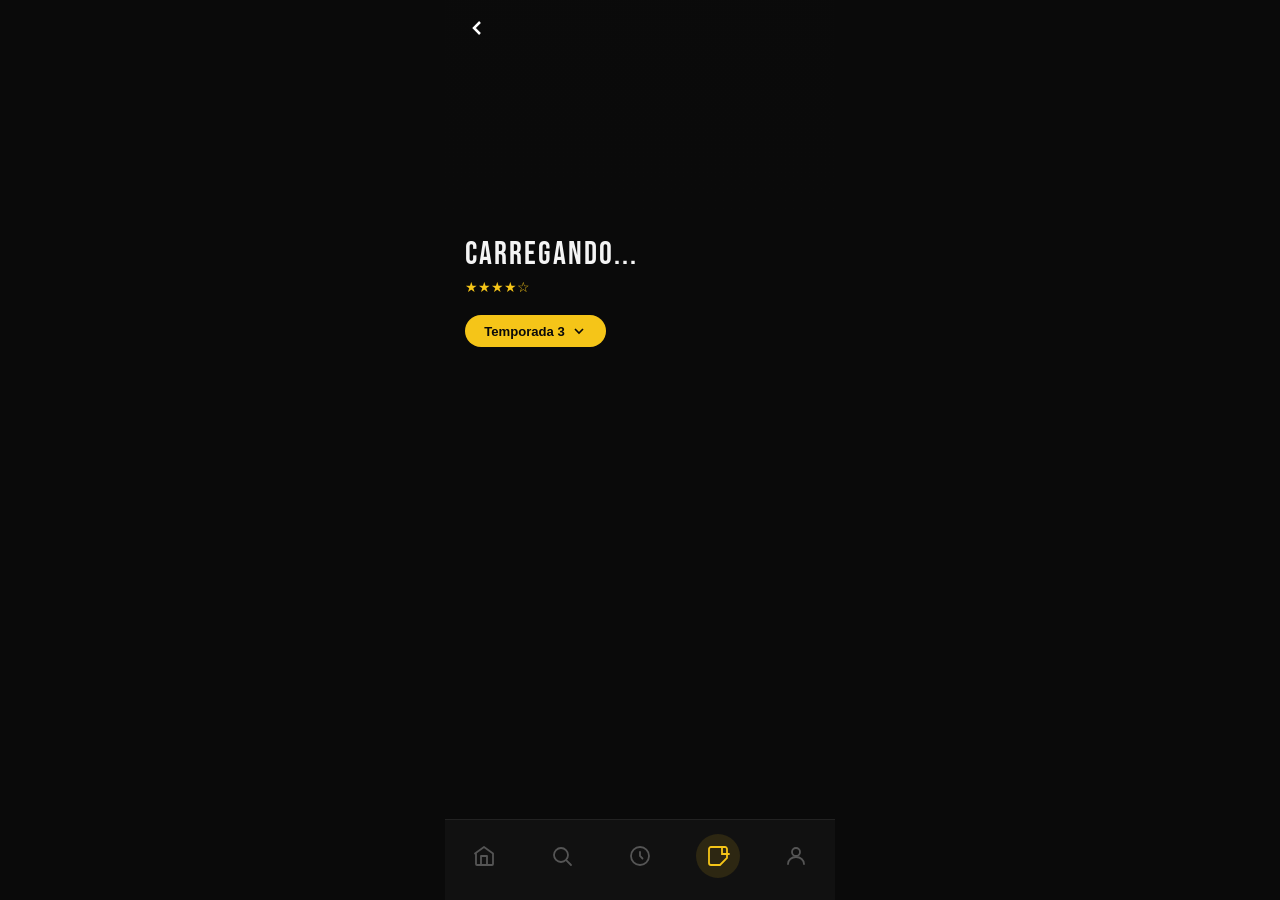
<file: episodios.html>
<!DOCTYPE html>
<html lang="pt-BR">
<head>
<meta charset="UTF-8">
<meta name="viewport" content="width=device-width, initial-scale=1.0">
<title>Dramatiz — Episódios</title>
<link rel="stylesheet" href="styles.css">
<style>
.ep-page{padding-bottom:80px}
.ep-hero{position:relative;aspect-ratio:16/9;overflow:hidden;background:#111}
.ep-hero img{width:100%;height:100%;object-fit:cover}
.ep-hero-overlay{position:absolute;inset:0;background:linear-gradient(to bottom,rgba(0,0,0,0.4),var(--black))}
.ep-back{position:absolute;top:1rem;left:1.25rem;z-index:2;color:white;text-decoration:none}
.ep-back svg{width:24px;height:24px}
.ep-body{padding:1rem 1.25rem}
.ep-show-title{font-family:"Bebas Neue",sans-serif;font-size:2rem;letter-spacing:2px;margin-bottom:.25rem}
.ep-stars{color:var(--yellow);font-size:.9rem;margin-bottom:.5rem}
.ep-desc{font-size:.82rem;line-height:1.6;color:rgba(255,255,255,.7);margin-bottom:1.25rem}
.season-btn{display:flex;align-items:center;gap:6px;background:var(--yellow);color:var(--black);border:none;border-radius:50px;padding:.5rem 1.2rem;font-weight:800;font-size:.82rem;cursor:pointer;margin-bottom:1.25rem}
.season-btn svg{width:16px;height:16px}
.ep-item{display:flex;align-items:center;gap:12px;padding:.85rem 0;border-bottom:1px solid #1a1a1a;cursor:pointer}
.ep-thumb{width:72px;height:48px;border-radius: 10px;object-fit:cover;flex-shrink:0;background:var(--dark2);position:relative;overflow:hidden}
.ep-play{position:absolute;inset:0;display:flex;align-items:center;justify-content:center;background:rgba(0,0,0,.4)}
.ep-play svg{width:20px;height:20px;color:var(--yellow)}
.ep-info{flex:1}
.ep-title{font-weight:700;font-size:.85rem;margin-bottom:3px}
.ep-dur{font-size:.72rem;color:var(--gray)}
.ep-check{color:var(--yellow)}
.ep-check svg{width:18px;height:18px}
.ep-add-btn{width:36px;height:36px;border-radius:50%;background:var(--dark2);border:1.5px solid #333;display:flex;align-items:center;justify-content:center;cursor:pointer;color:var(--white);flex-shrink:0}
.ep-add-btn svg{width:16px;height:16px}
</style>
</head>
<body>
<div class="app-shell">
  <div class="ep-page">
    <div class="ep-hero" id="epHero">
      <div class="ep-hero-overlay"></div>
      <a href="filme.html" class="ep-back"><svg viewBox="0 0 24 24" fill="none" stroke="currentColor" stroke-width="2.5"><path d="M15 18l-6-6 6-6"/></svg></a>
    </div>
    <div class="ep-body">
      <div class="ep-show-title" id="epShowTitle">Carregando...</div>
      <div class="ep-stars" id="epStars">★★★★☆</div>
      <p class="ep-desc" id="epDesc"></p>
      <button class="season-btn">
        Temporada 3
        <svg viewBox="0 0 24 24" fill="none" stroke="currentColor" stroke-width="2.5"><path d="M6 9l6 6 6-6"/></svg>
      </button>
      <div id="epList"></div>
    </div>
  </div>
</div>
<script>
const TMDB="2dca580c2a14b55200e784d157207b4d";
const IMG="https://image.tmdb.org/t/p/";
const epTitles=["O Pretenso Príncipe das Trevas","Essas Qualidades Todas","Um Par de Tênis","Filho Favorito","A Grande Revelação","O Último Recurso","Noite de Tempestade","Fim do Começo"];
const durations=["41min","40min","42min","42min","38min","45min","43min","50min"];
const watched=[true,true,true,false,false,false,false,false];

fetch("https://api.themoviedb.org/3/tv/popular?api_key="+TMDB+"&language=pt-BR").then(r=>r.json()).then(d=>{
  const show=d.results[0];
  if(!show)return;
  const hero=document.getElementById("epHero");
  if(show.backdrop_path){const img=document.createElement("img");img.src=IMG+"w780"+show.backdrop_path;hero.insertBefore(img,hero.firstChild);}
  document.getElementById("epShowTitle").textContent=show.name||show.original_name;
  const stars=Math.round((show.vote_average||7)/2);
  document.getElementById("epStars").textContent="★".repeat(stars)+"☆".repeat(5-stars);
  document.getElementById("epDesc").textContent=(show.overview||"").substring(0,130)+"...";

  const list=document.getElementById("epList");
  fetch("https://api.themoviedb.org/3/tv/"+show.id+"/season/1?api_key="+TMDB+"&language=pt-BR").then(r=>r.json()).then(s=>{
    const eps=s.episodes||[];
    (eps.length?eps:epTitles.map((_,i)=>({name:epTitles[i],still_path:null}))).slice(0,8).forEach((ep,i)=>{
      const div=document.createElement("div");
      div.className="ep-item";
      div.innerHTML='<div class="ep-thumb">'+(ep.still_path?'<img src="'+IMG+'w185'+ep.still_path+'" style="width:100%;height:100%;object-fit:cover">':'')+'<div class="ep-play"><svg viewBox="0 0 24 24" fill="currentColor"><path d="M5 3l14 9-14 9V3z"/></svg></div></div><div class="ep-info"><div class="ep-title">T1 Ep. '+(i+1)+': '+(ep.name||epTitles[i])+'</div><div class="ep-dur">'+(ep.runtime?ep.runtime+"min":durations[i])+'</div></div>'+(watched[i]?'<div class="ep-check"><svg viewBox="0 0 24 24" fill="none" stroke="currentColor" stroke-width="2.5"><path d="M20 6L9 17l-5-5"/></svg></div>':'<button class="ep-add-btn"><svg viewBox="0 0 24 24" fill="none" stroke="currentColor" stroke-width="2"><path d="M21 15v4a2 2 0 01-2 2H5a2 2 0 01-2-2v-4"/><polyline points="7 10 12 15 17 10"/><line x1="12" y1="15" x2="12" y2="3"/></svg></button>');
      list.appendChild(div);
    });
  }).catch(()=>{
    epTitles.forEach((title,i)=>{
      const div=document.createElement("div");div.className="ep-item";
      div.innerHTML='<div class="ep-thumb"><div class="ep-play"><svg viewBox="0 0 24 24" fill="currentColor"><path d="M5 3l14 9-14 9V3z"/></svg></div></div><div class="ep-info"><div class="ep-title">T1 Ep. '+(i+1)+': '+title+'</div><div class="ep-dur">'+durations[i]+'</div></div>'+(watched[i]?'<div class="ep-check"><svg viewBox="0 0 24 24" fill="none" stroke="currentColor" stroke-width="2.5"><path d="M20 6L9 17l-5-5"/></svg></div>':'<button class="ep-add-btn"><svg viewBox="0 0 24 24" fill="none" stroke="currentColor" stroke-width="2"><path d="M21 15v4a2 2 0 01-2 2H5a2 2 0 01-2-2v-4"/><polyline points="7 10 12 15 17 10"/><line x1="12" y1="15" x2="12" y2="3"/></svg></button>');
      list.appendChild(div);
    });
  });
});
</script>
  <nav class="bottom-nav">
    <a href="home.html" class="nav-item ">
      <svg viewBox="0 0 24 24" fill="none" stroke="currentColor" stroke-width="1.8" stroke-linecap="round" stroke-linejoin="round"><path d="M3 9.5L12 3l9 6.5V20a1 1 0 01-1 1H5a1 1 0 01-1-1V9.5z"/><path d="M9 21V12h6v9"/></svg>
    </a>
    <a href="busca.html" class="nav-item ">
      <svg viewBox="0 0 24 24" fill="none" stroke="currentColor" stroke-width="1.8" stroke-linecap="round"><circle cx="11" cy="11" r="7"/><path d="M21 21l-4.35-4.35"/></svg>
    </a>
    <a href="feed.html" class="nav-item ">
      <svg viewBox="0 0 24 24" fill="none" stroke="currentColor" stroke-width="1.8" stroke-linecap="round"><circle cx="12" cy="12" r="9"/><path d="M12 8v4l2.5 2.5"/></svg>
    </a>
    <a href="biblioteca.html" class="nav-item active">
      <svg viewBox="0 0 24 24" fill="none" stroke="currentColor" stroke-width="1.8" stroke-linecap="round"><path d="M5 3a2 2 0 00-2 2v14a2 2 0 002 2h9l7-7V5a2 2 0 00-2-2H5z"/><path d="M16 3v7h7"/></svg>
    </a>
    <a href="perfil.html" class="nav-item ">
      <svg viewBox="0 0 24 24" fill="none" stroke="currentColor" stroke-width="1.8" stroke-linecap="round"><circle cx="12" cy="8" r="4"/><path d="M4 20c0-4 3.6-7 8-7s8 3 8 7"/></svg>
    </a>
  </nav>
</body>
</html>
</file>
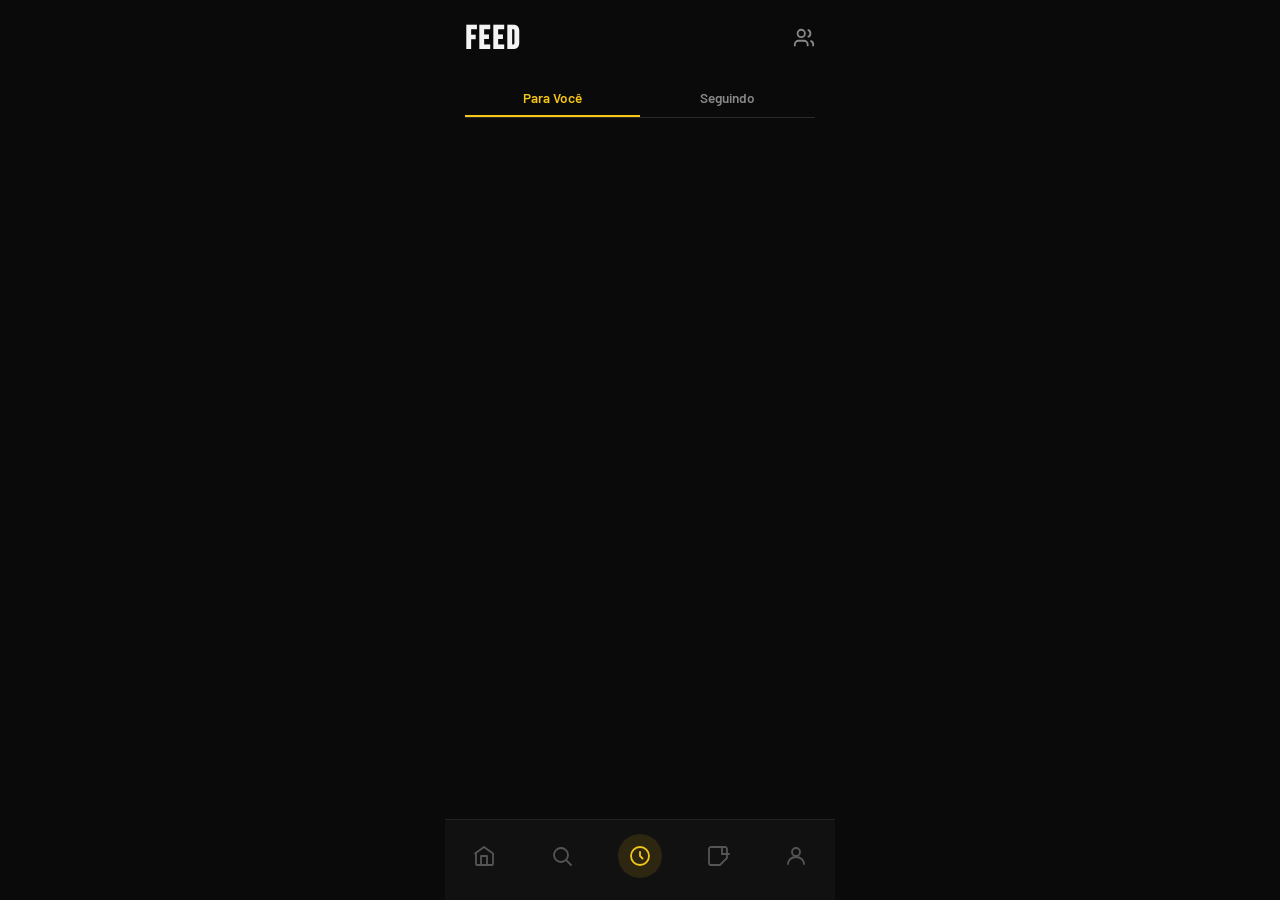
<file: feed.html>
<!DOCTYPE html>
<html lang="pt-BR">
<head>
<meta charset="UTF-8">
<meta name="viewport" content="width=device-width, initial-scale=1.0">
<title>Dramatiz — Feed</title>
<link rel="stylesheet" href="styles.css">
<style>
.feed-page { padding:1.25rem 1.25rem 80px; }
.feed-header { display:flex; align-items:center; justify-content:space-between; margin-bottom:1.25rem; }
.feed-title { font-family:'Bebas Neue',sans-serif; font-size:2rem; letter-spacing:2px; }
.feed-tabs { display:flex; gap:0; border-bottom:1px solid #2a2a2a; margin-bottom:1.25rem; }
.feed-tab { flex:1; text-align:center; padding:0.6rem; font-size:0.85rem; font-weight:600; color:var(--gray); cursor:pointer; border-bottom:2px solid transparent; transition:all 0.2s; }
.feed-tab.active { color:var(--yellow); border-bottom-color:var(--yellow); }
.feed-card { background:var(--dark2); border-radius:12px; padding:1rem; margin-bottom:1rem; }
.feed-user { display:flex; align-items:center; gap:10px; margin-bottom:0.75rem; }
.feed-avatar { width:38px; height:38px; border-radius:50%; object-fit:cover; }
.feed-uname { font-weight:700; font-size:0.85rem; }
.feed-uhandle { font-size:0.75rem; color:var(--gray); }
.feed-time { font-size:0.72rem; color:var(--gray); margin-left:auto; }
.feed-movie-row { display:flex; gap:10px; align-items:center; margin-bottom:0.75rem; }
.feed-movie-thumb { width:50px; height:75px; border-radius: 10px; object-fit:cover; flex-shrink:0; }
.feed-movie-info { flex:1; }
.feed-movie-title { font-weight:700; font-size:0.9rem; margin-bottom:3px; }
.feed-movie-year { font-size:0.75rem; color:var(--gray); }
.feed-stars { color:var(--yellow); font-size:0.85rem; margin-bottom:5px; }
.feed-review { font-size:0.82rem; color:rgba(255,255,255,0.7); line-height:1.5; }
.feed-actions { display:flex; align-items:center; gap:16px; margin-top:0.75rem; padding-top:0.75rem; border-top:1px solid #333; }
.feed-action { display:flex; align-items:center; gap:5px; font-size:0.78rem; color:var(--gray); cursor:pointer; transition:color 0.2s; }
.feed-action:hover { color:var(--yellow); }
.feed-action svg { width:16px; height:16px; }
.feed-shared { font-size:0.82rem; color:var(--gray); margin-bottom:0.5rem; }
.feed-list-tag { display:inline-block; background:var(--dark3); border:1px solid #444; border-radius: 10px; padding:4px 12px; font-size:0.8rem; color:var(--yellow); font-weight:600; cursor:pointer; }
</style>
</head>
<body>
<div class="app-shell">
  <div class="feed-page">
    <div class="feed-header">
      <h1 class="feed-title">Feed</h1>
      <a href="usuarios.html" style="color:var(--gray);">
        <svg width="22" height="22" viewBox="0 0 24 24" fill="none" stroke="currentColor" stroke-width="2"><path d="M16 21v-2a4 4 0 00-4-4H6a4 4 0 00-4 4v2"/><circle cx="9" cy="7" r="4"/><path d="M22 21v-2a4 4 0 00-3-3.87M16 3.13a4 4 0 010 7.75"/></svg>
      </a>
    </div>
    <div class="feed-tabs">
      <div class="feed-tab active" onclick="switchTab(this,'voce')">Para Você</div>
      <div class="feed-tab" onclick="switchTab(this,'seguindo')">Seguindo</div>
    </div>
    <div id="feedContent"></div>
  </div>
  <nav class="bottom-nav">
    <a href="home.html" class="nav-item ">
      <svg viewBox="0 0 24 24" fill="none" stroke="currentColor" stroke-width="1.8" stroke-linecap="round" stroke-linejoin="round">
        <path d="M3 9.5L12 3l9 6.5V20a1 1 0 01-1 1H5a1 1 0 01-1-1V9.5z"/>
        <path d="M9 21V12h6v9"/>
      </svg>
    </a>
    <a href="busca.html" class="nav-item ">
      <svg viewBox="0 0 24 24" fill="none" stroke="currentColor" stroke-width="1.8" stroke-linecap="round">
        <circle cx="11" cy="11" r="7"/>
        <path d="M21 21l-4.35-4.35"/>
      </svg>
    </a>
    <a href="feed.html" class="nav-item active">
      <svg viewBox="0 0 24 24" fill="none" stroke="currentColor" stroke-width="1.8" stroke-linecap="round">
        <circle cx="12" cy="12" r="9"/>
        <path d="M12 8v4l2.5 2.5"/>
      </svg>
    </a>
    <a href="biblioteca.html" class="nav-item ">
      <svg viewBox="0 0 24 24" fill="none" stroke="currentColor" stroke-width="1.8" stroke-linecap="round">
        <path d="M5 3a2 2 0 00-2 2v14a2 2 0 002 2h9l7-7V5a2 2 0 00-2-2H5z"/>
        <path d="M16 3v7h7"/>
      </svg>
    </a>
    <a href="perfil.html" class="nav-item ">
      <svg viewBox="0 0 24 24" fill="none" stroke="currentColor" stroke-width="1.8" stroke-linecap="round">
        <circle cx="12" cy="8" r="4"/>
        <path d="M4 20c0-4 3.6-7 8-7s8 3 8 7"/>
      </svg>
    </a>
  </nav>
</div>
<script>
const TMDB = '2dca580c2a14b55200e784d157207b4d';
const IMG = 'https://image.tmdb.org/t/p/w92';
const users = [
  {name:'Dedé',handle:'dede',avatar:'https://randomuser.me/api/portraits/men/44.jpg'},
  {name:'Dudu',handle:'dudu',avatar:'https://randomuser.me/api/portraits/men/68.jpg'},
  {name:'GG',handle:'gg',avatar:'https://randomuser.me/api/portraits/men/55.jpg'},
];
const reviews = [
  {stars:4, text:'Uma das cenas de perseguição mais cinematográficas de todas. Daniel Craig dando uma atuação legitimamente icônica como um personagem que foi uma cifra por muito tempo. E...', time:'30min'},
  {stars:5, text:'Uma das séries mais intensas e imprevisíveis que já vi, além do alto nível de violência e dos heróis não serem perfeitos. Mais uma vez, a atuação foi excelente, principalmente dos...', time:'3h'},
  {stars:4, text:'Filme incrível com uma direção absurda. Cada cena é construída com muito cuidado e atenção aos detalhes. Recomendo demais!', time:'1d'},
];

function switchTab(el, tab) {
  document.querySelectorAll('.feed-tab').forEach(t=>t.classList.remove('active'));
  el.classList.add('active');
}

fetch('https://api.themoviedb.org/3/movie/popular?api_key='+TMDB+'&language=pt-BR').then(r=>r.json()).then(d=>{
  const movies = d.results;
  const feed = document.getElementById('feedContent');
  [0,1,2].forEach(i => {
    const u = users[i], m = movies[i+1], rev = reviews[i];
    if(!m) return;
    feed.innerHTML += `
    <div class="feed-card">
      <div class="feed-user">
        <img class="feed-avatar" src="${u.avatar}" alt="${u.name}">
        <div>
          <div class="feed-uname">${u.name}</div>
          <div class="feed-uhandle">avaliou ${m.title}</div>
        </div>
        <span class="feed-time">${rev.time}</span>
      </div>
      <div class="feed-movie-row">
        <img class="feed-movie-thumb" src="${IMG+m.poster_path}" alt="${m.title}">
        <div class="feed-movie-info">
          <div class="feed-movie-title">${m.title}</div>
          <div class="feed-movie-year">${(m.release_date||'').split('-')[0]}</div>
          <div class="feed-stars">${'★'.repeat(rev.stars)}${'☆'.repeat(5-rev.stars)}</div>
        </div>
      </div>
      <p class="feed-review">${rev.text}</p>
      <div class="feed-actions">
        <div class="feed-action" onclick="this.querySelector('span').textContent=parseInt(this.querySelector('span').textContent)+1">
          <svg viewBox="0 0 24 24" fill="none" stroke="currentColor" stroke-width="2"><path d="M14 9V5a3 3 0 00-3-3l-4 9v11h11.28a2 2 0 002-1.7l1.38-9a2 2 0 00-2-2.3H14z"/><path d="M7 22H4a2 2 0 01-2-2v-7a2 2 0 012-2h3"/></svg>
          <span>${Math.floor(Math.random()*80+10)}</span>
        </div>
        <div class="feed-action">
          <svg viewBox="0 0 24 24" fill="none" stroke="currentColor" stroke-width="2"><path d="M21 15a2 2 0 01-2 2H7l-4 4V5a2 2 0 012-2h14a2 2 0 012 2z"/></svg>
          Comentar
        </div>
        <div class="feed-action">
          <svg viewBox="0 0 24 24" fill="none" stroke="currentColor" stroke-width="2"><circle cx="18" cy="5" r="3"/><circle cx="6" cy="12" r="3"/><circle cx="18" cy="19" r="3"/><path d="M8.59 13.51l6.83 3.98M15.41 6.51l-6.82 3.98"/></svg>
          Compartilhar
        </div>
      </div>
    </div>`;
  });
});
</script>
</body>
</html>
</file>
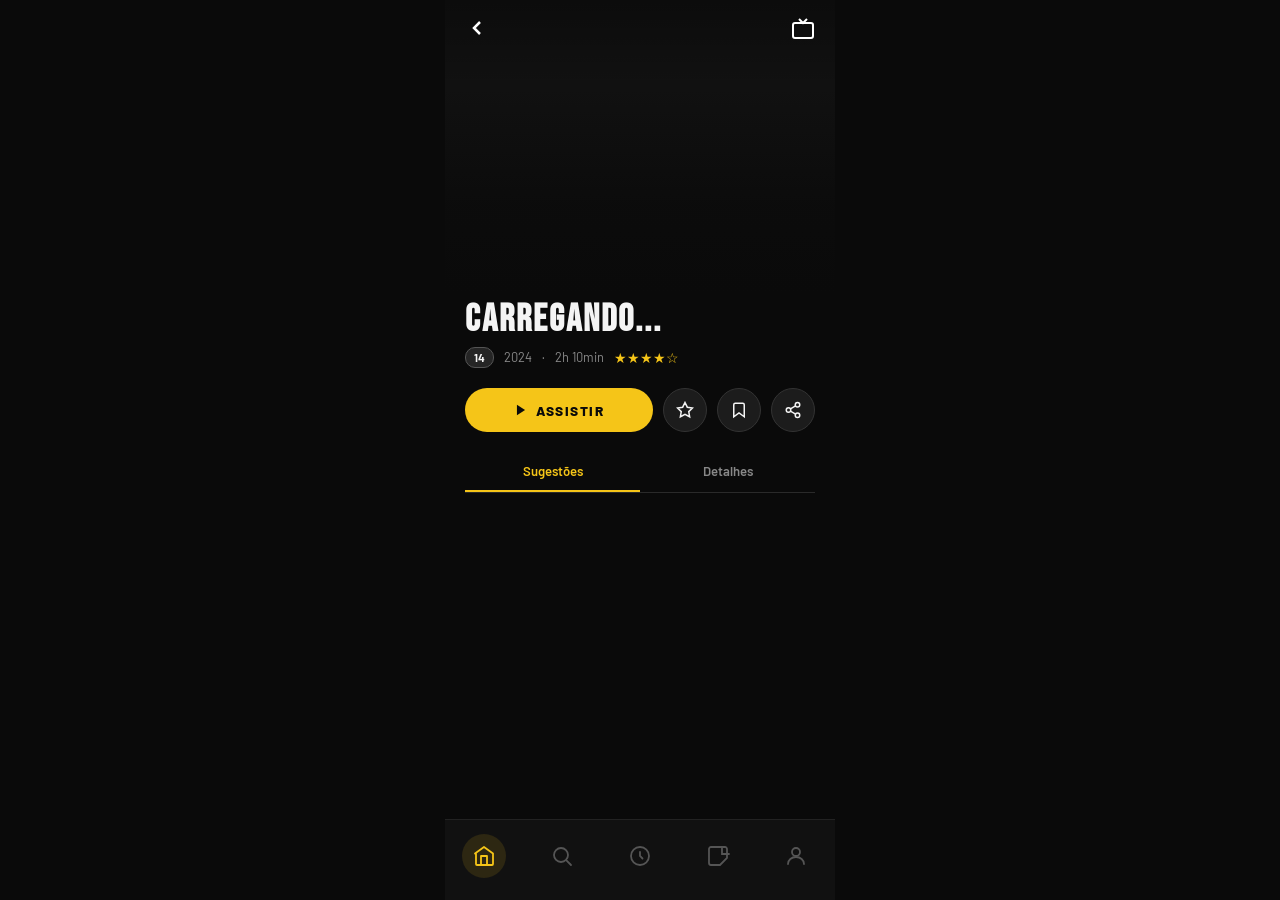
<file: filme.html>
<!DOCTYPE html>
<html lang="pt-BR">
<head>
<meta charset="UTF-8">
<meta name="viewport" content="width=device-width, initial-scale=1.0">
<title>Dramatiz — Filme</title>
<link rel="stylesheet" href="styles.css">
<style>
.filme-page { padding-bottom:80px; }
.filme-hero { position:relative; aspect-ratio:4/3; overflow:hidden; background:#111; }
.filme-hero img { width:100%; height:100%; object-fit:cover; }
.filme-hero-overlay { position:absolute; inset:0; background:linear-gradient(to bottom,rgba(0,0,0,0.3) 0%, transparent 30%, rgba(10,10,10,0.8) 70%, var(--black) 100%); }
.filme-back { position:absolute; top:1rem; left:1.25rem; z-index:2; color:white; }
.filme-cast { position:absolute; top:1rem; right:1.25rem; z-index:2; color:white; }
.filme-back svg, .filme-cast svg { width:24px; height:24px; }
.filme-body { padding:0 1.25rem; }
.filme-tags { display:flex; gap:6px; flex-wrap:wrap; margin-bottom:0.5rem; }
.filme-tag { font-size:0.72rem; color:var(--yellow); font-weight:600; }
.filme-tag:not(:last-child)::after { content:'·'; margin-left:6px; color:var(--gray); }
.filme-title { font-family:'Bebas Neue',sans-serif; font-size:2.4rem; letter-spacing:2px; line-height:1; margin-bottom:0.5rem; }
.filme-meta { display:flex; align-items:center; gap:10px; margin-bottom:0.75rem; flex-wrap:wrap; }
.rating-badge { font-size:0.7rem; font-weight:700; padding:3px 8px; border:1.5px solid #555; border-radius: 10px; color:var(--white); }
.meta-text { font-size:0.8rem; color:var(--gray); }
.meta-stars { color:var(--yellow); font-size:0.85rem; }
.filme-desc { font-size:0.85rem; line-height:1.6; color:rgba(255,255,255,0.7); margin-bottom:1.25rem; }
.filme-actions { display:flex; gap:10px; margin-bottom:1.25rem; }
.action-btn-play {
  flex:1; background:var(--yellow); color:var(--black);
  border:none; border-radius:50px; padding:0.85rem;
  font-family:'Barlow',sans-serif; font-weight:800; font-size:0.85rem;
  letter-spacing:1.5px; text-transform:uppercase; cursor:pointer;
  display:flex; align-items:center; justify-content:center; gap:8px;
  text-decoration:none;
}
.action-icon {
  width:44px; height:44px; border-radius:50%;
  background:var(--dark2); border:1.5px solid #333;
  display:flex; align-items:center; justify-content:center;
  cursor:pointer; transition:all 0.2s; color:var(--white);
}
.action-icon:hover { border-color:var(--yellow); color:var(--yellow); }
.action-icon svg { width:18px; height:18px; }
.filme-tabs { display:flex; border-bottom:1px solid #2a2a2a; margin-bottom:1.25rem; }
.filme-tab { flex:1; text-align:center; padding:0.7rem; font-size:0.82rem; font-weight:600; color:var(--gray); cursor:pointer; border-bottom:2px solid transparent; transition:all 0.2s; }
.filme-tab.active { color:var(--yellow); border-bottom-color:var(--yellow); }
.sugestoes-row { display:flex; gap:10px; overflow-x:auto; scrollbar-width:none; }
.sugestoes-row::-webkit-scrollbar { display:none; }
.sug-item { width:120px; flex-shrink:0; cursor:pointer; text-decoration:none; display:block; }
.sug-item img { width:100%; aspect-ratio:2/3; object-fit:cover; border-radius:8px; display:block; }
.sug-name { font-size:0.72rem; color:rgba(255,255,255,0.7); margin-top:4px; text-align:center; overflow:hidden; text-overflow:ellipsis; white-space:nowrap; }
.detalhes-section { font-size:0.85rem; line-height:1.8; color:rgba(255,255,255,0.7); }
.detalhes-section strong { color:var(--white); font-weight:700; }
.elenco-row { display:flex; gap:10px; overflow-x:auto; scrollbar-width:none; margin-top:1rem; }
.elenco-row::-webkit-scrollbar { display:none; }
.elenco-item { width:70px; flex-shrink:0; text-align:center; }
.elenco-item img { width:60px; height:60px; border-radius:50%; object-fit:cover; display:block; margin:0 auto 5px; }
.elenco-item span { font-size:0.68rem; color:rgba(255,255,255,0.7); display:block; }
</style>
</head>
<body>
<div class="app-shell">
  <div class="filme-page">
    <div class="filme-hero" id="filmeHero">
      <a href="home.html" class="filme-back"><svg viewBox="0 0 24 24" fill="none" stroke="currentColor" stroke-width="2.5"><path d="M15 18l-6-6 6-6"/></svg></a>
      <a href="#" class="filme-cast"><svg viewBox="0 0 24 24" fill="none" stroke="currentColor" stroke-width="2"><rect x="2" y="7" width="20" height="15" rx="2"/><path d="M16 3l-4 4-4-4"/></svg></a>
      <div class="filme-hero-overlay"></div>
    </div>

    <div class="filme-body">
      <div class="filme-tags" id="filmeTags"></div>
      <h1 class="filme-title" id="filmeTitle">Carregando...</h1>
      <div class="filme-meta">
        <span class="rating-badge" id="filmeRating">14</span>
        <span class="meta-text" id="filmeYear">2024</span>
        <span class="meta-text">·</span>
        <span class="meta-text" id="filmeRuntime">2h 10min</span>
        <span class="meta-stars" id="filmeStars">★★★★☆</span>
      </div>
      <p class="filme-desc" id="filmeDesc"></p>

      <div class="filme-actions">
        <a href="#" class="action-btn-play" id="actionBtn">
          <svg width="14" height="14" viewBox="0 0 24 24" fill="currentColor"><path d="M5 3l14 9-14 9V3z"/></svg>
          Assistir
        </a>
        <button class="action-icon" title="Favoritar" onclick="this.style.color='var(--yellow)';this.style.borderColor='var(--yellow)'">
          <svg viewBox="0 0 24 24" fill="none" stroke="currentColor" stroke-width="2"><polygon points="12 2 15.09 8.26 22 9.27 17 14.14 18.18 21.02 12 17.77 5.82 21.02 7 14.14 2 9.27 8.91 8.26 12 2"/></svg>
        </button>
        <button class="action-icon" title="Adicionar à Lista" onclick="this.style.color='var(--yellow)';this.style.borderColor='var(--yellow)'">
          <svg viewBox="0 0 24 24" fill="none" stroke="currentColor" stroke-width="2"><path d="M19 21l-7-5-7 5V5a2 2 0 012-2h10a2 2 0 012 2z"/></svg>
        </button>
        <button class="action-icon" title="Compartilhar">
          <svg viewBox="0 0 24 24" fill="none" stroke="currentColor" stroke-width="2"><circle cx="18" cy="5" r="3"/><circle cx="6" cy="12" r="3"/><circle cx="18" cy="19" r="3"/><path d="M8.59 13.51l6.83 3.98M15.41 6.51l-6.82 3.98"/></svg>
        </button>
      </div>

      <div class="filme-tabs">
        <div class="filme-tab active" onclick="showTab('sugestoes',this)">Sugestões</div>
        <div class="filme-tab" onclick="showTab('detalhes',this)">Detalhes</div>
      </div>

      <div id="tab-sugestoes">
        <div class="sugestoes-row" id="sugestoesRow"></div>
      </div>
      <div id="tab-detalhes" style="display:none;">
        <div class="detalhes-section" id="detalhesContent"></div>
      </div>
    </div>
  </div>
</div>
<script>
const TMDB = '2dca580c2a14b55200e784d157207b4d';
const IMG = 'https://image.tmdb.org/t/p/';

function showTab(tab, el) {
  document.querySelectorAll('.filme-tab').forEach(t=>t.classList.remove('active'));
  el.classList.add('active');
  document.getElementById('tab-sugestoes').style.display = tab==='sugestoes'?'block':'none';
  document.getElementById('tab-detalhes').style.display = tab==='detalhes'?'block':'none';
}

async function init() {
  try {
    const r = await fetch('https://api.themoviedb.org/3/movie/popular?api_key='+TMDB+'&language=pt-BR');
    const d = await r.json();
    const m = d.results[0];
    if (!m) return;

    // Hero
    const hero = document.getElementById('filmeHero');
    const img = document.createElement('img');
    img.src = IMG + 'w780' + m.backdrop_path;
    hero.insertBefore(img, hero.firstChild);

    document.getElementById('filmeTitle').textContent = m.title;
    document.getElementById('filmeDesc').textContent = m.overview || '';
    document.getElementById('filmeYear').textContent = (m.release_date||'').split('-')[0];

    const stars = Math.round((m.vote_average||7)/2);
    document.getElementById('filmeStars').textContent = '★'.repeat(stars) + '☆'.repeat(5-stars);

    const genreMap = {28:'Ação',12:'Aventura',16:'Animação',35:'Comédia',80:'Crime',18:'Drama',27:'Terror',878:'Ficção',53:'Suspense',10749:'Romance'};
    const tags = document.getElementById('filmeTags');
    (m.genre_ids||[]).slice(0,3).forEach(id => {
      if(genreMap[id]) { const s=document.createElement('span'); s.className='filme-tag'; s.textContent=genreMap[id]; tags.appendChild(s); }
    });

    // Detalhes
    document.getElementById('detalhesContent').innerHTML = `
      <p><strong>Classificação</strong><br><span class="rating-badge" style="font-size:0.72rem">14</span> Violência</p>
      <p style="margin-top:1rem;"><strong>Estreando</strong></p>
      <div class="elenco-row" id="elencoRow"></div>`;

    // Elenco fictício
    const elencoRow = document.getElementById('elencoRow');
    [12,33,44,47,68].forEach(id => {
      elencoRow.innerHTML += `<div class="elenco-item"><img src="https://i.pravatar.cc/100?img=${id}"><span>Ator ${id}</span></div>`;
    });

    // Sugestões
    const sugRow = document.getElementById('sugestoesRow');
    d.results.slice(1,8).forEach(sug => {
      if(!sug.poster_path) return;
      const a = document.createElement('a');
      a.href = 'filme.html';
      a.className = 'sug-item';
      a.innerHTML = `<img src="${IMG}w185${sug.poster_path}" alt="${sug.title}"><span class="sug-name">${sug.title}</span>`;
      sugRow.appendChild(a);
    });

  } catch(e) { console.error(e); }
}
init();
</script>
  <nav class="bottom-nav">
    <a href="home.html" class="nav-item active">
      <svg viewBox="0 0 24 24" fill="none" stroke="currentColor" stroke-width="1.8" stroke-linecap="round" stroke-linejoin="round"><path d="M3 9.5L12 3l9 6.5V20a1 1 0 01-1 1H5a1 1 0 01-1-1V9.5z"/><path d="M9 21V12h6v9"/></svg>
    </a>
    <a href="busca.html" class="nav-item ">
      <svg viewBox="0 0 24 24" fill="none" stroke="currentColor" stroke-width="1.8" stroke-linecap="round"><circle cx="11" cy="11" r="7"/><path d="M21 21l-4.35-4.35"/></svg>
    </a>
    <a href="feed.html" class="nav-item ">
      <svg viewBox="0 0 24 24" fill="none" stroke="currentColor" stroke-width="1.8" stroke-linecap="round"><circle cx="12" cy="12" r="9"/><path d="M12 8v4l2.5 2.5"/></svg>
    </a>
    <a href="biblioteca.html" class="nav-item ">
      <svg viewBox="0 0 24 24" fill="none" stroke="currentColor" stroke-width="1.8" stroke-linecap="round"><path d="M5 3a2 2 0 00-2 2v14a2 2 0 002 2h9l7-7V5a2 2 0 00-2-2H5z"/><path d="M16 3v7h7"/></svg>
    </a>
    <a href="perfil.html" class="nav-item ">
      <svg viewBox="0 0 24 24" fill="none" stroke="currentColor" stroke-width="1.8" stroke-linecap="round"><circle cx="12" cy="8" r="4"/><path d="M4 20c0-4 3.6-7 8-7s8 3 8 7"/></svg>
    </a>
  </nav>
</body>
</html>
</file>
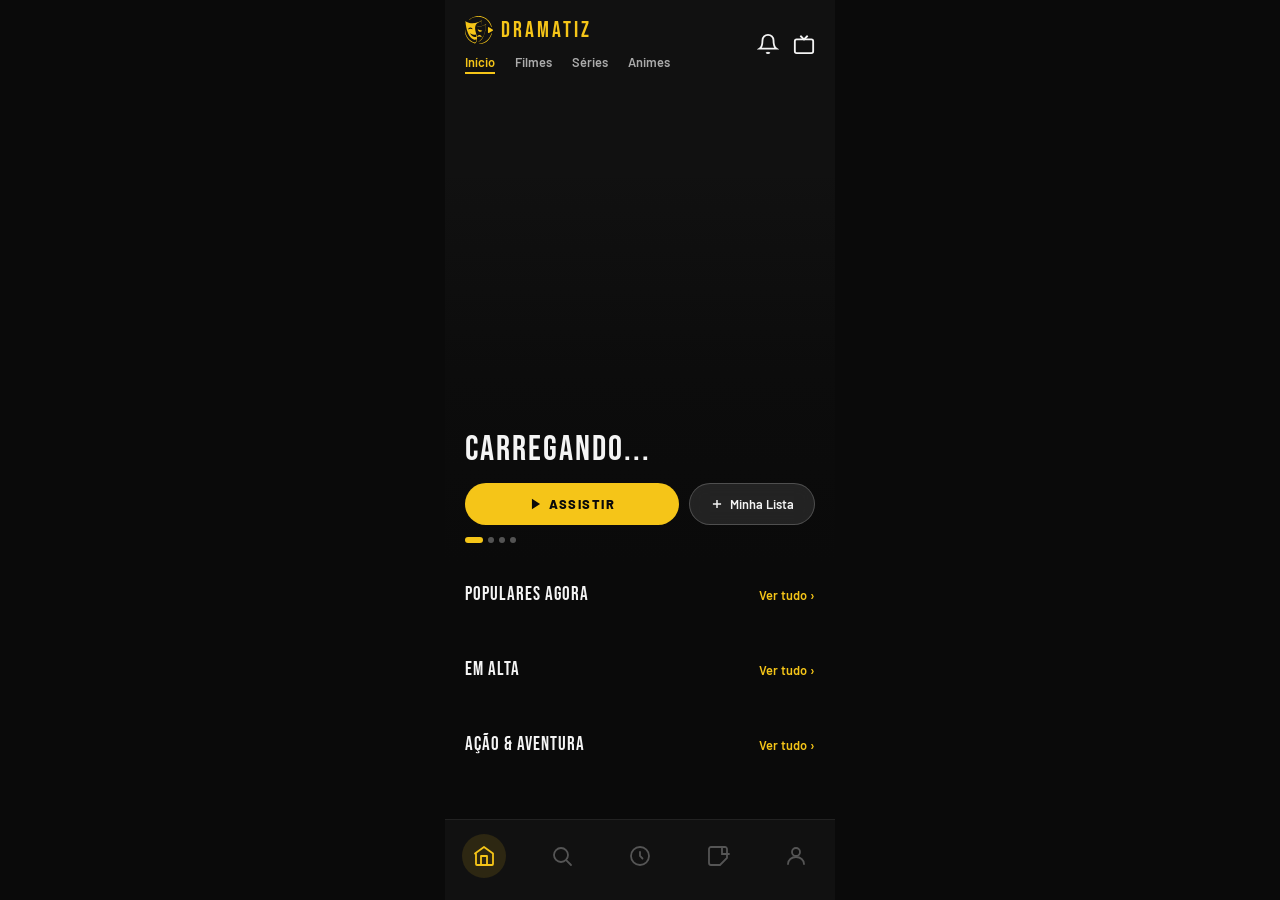
<file: home.html>
<!DOCTYPE html>
<html lang="pt-BR">
<head>
<meta charset="UTF-8">
<meta name="viewport" content="width=device-width, initial-scale=1.0">
<title>Dramatiz — Home</title>
<link rel="stylesheet" href="styles.css">
<style>
.home-page { padding-bottom: 80px; }
.hero-banner {
  width:100%; aspect-ratio:9/13; position:relative; overflow:hidden;
  background:#111;
}
.hero-banner img { width:100%; height:100%; object-fit:cover; display:block; }
.hero-overlay {
  position:absolute; inset:0;
  background:linear-gradient(to bottom, transparent 30%, rgba(10,10,10,0.7) 65%, var(--black) 100%);
}
.hero-top-bar {
  position:absolute; top:0; left:0; right:0;
  display:flex; align-items:center; justify-content:space-between;
  padding:1rem 1.25rem;
  z-index:2;
}
.hero-logo { display:flex; align-items:center; gap:8px; }
.hero-logo img { width:28px; height:28px; }
.hero-brand { font-family:'Bebas Neue',sans-serif; font-size:1.4rem; letter-spacing:3px; color:var(--yellow); }
.hero-nav { display:flex; gap:1.25rem; }
.hero-nav a { font-size:0.8rem; font-weight:600; color:rgba(255,255,255,0.65); text-decoration:none; transition:color 0.2s; }
.hero-nav a.active { color:var(--yellow); border-bottom:2px solid var(--yellow); padding-bottom:2px; }
.hero-icons { display:flex; gap:14px; }
.hero-icons a { color:var(--white); }
.hero-icons svg { width:22px; height:22px; }
.hero-info {
  position:absolute; bottom:0; left:0; right:0;
  padding:1.5rem 1.25rem 1.25rem;
  z-index:2;
}
.hero-tags { display:flex; gap:6px; margin-bottom:0.5rem; flex-wrap:wrap; }
.hero-tag-item { font-size:0.72rem; color:rgba(255,255,255,0.65); }
.hero-tag-item:not(:last-child)::after { content:'·'; margin-left:6px; }
.hero-title { font-family:'Bebas Neue',sans-serif; font-size:2.2rem; letter-spacing:2px; line-height:1; margin-bottom:0.5rem; }
.hero-desc { font-size:0.8rem; color:rgba(255,255,255,0.7); line-height:1.5; margin-bottom:1rem; }
.hero-btns { display:flex; gap:10px; }
.hero-btn-play {
  flex:1; background:var(--yellow); color:var(--black);
  border:none; border-radius:50px; padding:0.75rem;
  font-family:'Barlow',sans-serif; font-weight:800; font-size:0.8rem;
  letter-spacing:1.5px; text-transform:uppercase; cursor:pointer;
  display:flex; align-items:center; justify-content:center; gap:6px;
  text-decoration:none;
}
.hero-btn-list {
  background:rgba(255,255,255,0.1); backdrop-filter:blur(8px);
  border:1.5px solid rgba(255,255,255,0.2); border-radius:50px;
  padding:0.75rem 1.25rem; cursor:pointer; color:var(--white);
  font-size:1rem; display:flex; align-items:center; justify-content:center;
  gap:6px; font-family:'Barlow',sans-serif; font-weight:600; font-size:0.8rem;
}
.dots { display:flex; gap:5px; margin-top:0.75rem; }
.dot { width:6px; height:6px; border-radius:50%; background:rgba(255,255,255,0.3); }
.dot.active { background:var(--yellow); width:18px; border-radius: 8px; }
.section { padding:1.25rem 1.25rem 0; }
.movie-row { display:flex; gap:10px; overflow-x:auto; scrollbar-width:none; }
.movie-row::-webkit-scrollbar { display:none; }
.movie-poster { width:100px; flex-shrink:0; border-radius:8px; overflow:hidden; cursor:pointer; }
.movie-poster img { width:100%; aspect-ratio:2/3; object-fit:cover; display:block; border-radius:8px; }
.movie-backdrop { width:160px; flex-shrink:0; border-radius:8px; overflow:hidden; cursor:pointer; }
.movie-backdrop img { width:100%; aspect-ratio:16/9; object-fit:cover; display:block; }
.movie-title-small { font-size:0.72rem; color:rgba(255,255,255,0.7); margin-top:5px; text-align:center; white-space:nowrap; overflow:hidden; text-overflow:ellipsis; }
</style>
</head>
<body>
<div class="app-shell">
  <div class="home-page">
    <!-- Hero Banner -->
    <div class="hero-banner" id="heroBanner">
      <div class="hero-top-bar">
        <div style="display:flex;flex-direction:column;gap:10px;">
          <div class="hero-logo">
            <svg width="28" height="28" xmlns="http://www.w3.org/2000/svg" viewBox="0 0 520.83 519.38" fill="#F5C518"><path d="M12.93,351.56c-10.08-28.76-15.02-58-12.09-87.63l1.23-12.42c5.35,112.63,66.56,208.92,177.42,242.91,10.75-.56,18.49-6.88,24.06-15.84,8.11-14.5,10.96-31.01,10.99-47.99-16.24,9.49-34.29,11.87-52.01,6.07-50.25-16.48-86.02-67.09-105.3-114.99C26.74,245.89,13.23,175.71,8.23,93.14c27.35,24.92,66.15,36.64,102.14,39.57,44.24,3.61,88.19-2.02,130.25-15.89,24.62-8.12,48.59-20.78,66.27-40.81.21,34.78-2.01,67.74-6.03,100.7l.2-13.15.77-14.83.41-13.1.66-44.92c-8.51,7.25-16.73,12.29-26.39,17.13-17.01,8.53-33.56,16.81-49.11,27.68-14.53,10.16-25.25,23.16-31.05,39.92-14.81,42.8-8.21,83.19,3.65,125.89l14.56,52.43c5.4,19.44,8.46,38.63,9.47,58.89,1.58,31.85-5.07,73.15-31.89,91.76-3.05,2.12-8.88,5.17-12.46,4.35-10.54-2.42-19.4-6.01-29.05-10.21-64.19-27.93-114.33-80.27-137.71-147ZM143.48,247.68c-4.63-20.6-22.4-34.25-42.32-35.29-21.43-1.12-40.88,14.27-42.83,36.21,31.38-13.18,53.55-13.54,85.14-.92ZM210.52,383.8l-8.72-42.55c-27.81,9.15-56.29,6.45-82.02-5.76l-24.81-14.98c.77,5.54,3.88,10.08,6.72,15,9.86,17.09,22.92,31.75,39.91,41.82,21.08,12.68,45.24,15.53,68.92,6.48Z"/><path d="M515.98,271.92l-71.6,44.82c-3.04,1.91-8.86.43-11.33-1.04s-5.83-5.57-5.83-9.24l-.12-88.78c0-4.57,3.52-8.57,5.92-10.24,4.83-2.31,9.01-2,13.26.41l67.52,43.23c3.72,2.38,6.37,5.62,6.9,9.27s-.7,9.03-4.73,11.56Z"/><path d="M359.69,38.98c-32.62-17.36-67.6-26.79-104.21-27.38-29.81-.48-58.15,3.51-86.24,13.02-32.39,10.96-61.91,26.81-88.34,48.52-.7.58-2.99.71-3.81.34-1.02-.45-1.02-3.15.02-4.18C113.86,32.81,162.57,10.33,213.84,2.73c98.72-14.63,194.07,30.52,247.99,113.6,17.75,27.35,30.66,56.87,36.47,89.61-4.88.52-8.53-2.16-11.41-5.14-17.56-69.45-63.41-127.87-127.2-161.82Z"/><path d="M253.95,518.37c36.93-4.34,71.97-11.86,104.9-29.44,25.56-13.65,48.01-30.83,67.73-52.18,29.49-31.48,50.62-69.12,61.56-110.95l9.3-5.64c.85.49,1.84,3.48,1.57,4.66-11.33,49-36.58,92.82-72.19,128.17-20.2,20.05-42.86,35.67-68.95,47.29-32.29,13.84-67.28,22.09-103.91,18.09Z"/><path d="M314.76,420.04c51.18-70.76,69.85-182.99,74.35-269.54-33.49,28.98-78.24,39.79-121.61,38.82-21.24-.47-41.69-2.85-61.22-10.73,19.65,3.52,38.03,6.61,57.61,7.42l13.98-.06c39.95-.18,85.65-14.18,114.71-43.22-3.01,82.69-18.43,178.5-56.62,250.42-19,35.78-46.3,65.99-80.92,87-5.98,3.63-11.3,7.19-17.9,9.3,30.34-18.37,56.83-40.66,77.63-69.41Z"/><path d="M310.74,394.34c-25.08-17.67-55.07-19.77-81.45-5.05-1.19-.68-2.14-3.64-1.58-5.16,5.9-16.04,19.77-27.29,36.77-29.66,11.66-1.63,22.48,2.43,31.27,9.84,7.79,7.75,14.67,16.84,14.99,30.04Z"/><path d="M299.53,286.88c-20.7,8.55-44.06.11-54.78-19.55-4.17-7.64-7.7-15.88-6.47-25.69,23.7,20.83,52.18,29.29,83.54,25.85-4.66,9.72-13.12,15.6-22.29,19.39Z"/></svg>
            <span class="hero-brand">Dramatiz</span>
          </div>
          <div class="hero-nav">
            <a href="home.html" class="active">Início</a>
            <a href="busca.html?type=filme">Filmes</a>
            <a href="busca.html?type=serie">Séries</a>
            <a href="busca.html?type=anime">Animes</a>
          </div>
        </div>
        <div class="hero-icons">
          <a href="notificacoes.html"><svg viewBox="0 0 24 24" fill="none" stroke="currentColor" stroke-width="2"><path d="M18 8A6 6 0 006 8c0 7-3 9-3 9h18s-3-2-3-9M13.73 21a2 2 0 01-3.46 0"/></svg></a>
          <a href="#"><svg viewBox="0 0 24 24" fill="none" stroke="currentColor" stroke-width="2"><rect x="2" y="7" width="20" height="15" rx="2"/><path d="M16 3l-4 4-4-4"/></svg></a>
        </div>
      </div>
      <div class="hero-overlay"></div>
      <div class="hero-info" id="heroInfo">
        <div class="hero-tags" id="heroTags"></div>
        <div class="hero-title" id="heroTitle">Carregando...</div>
        <p class="hero-desc" id="heroDesc"></p>
        <div class="hero-btns">
          <a href="filme.html" class="hero-btn-play">
            <svg width="14" height="14" viewBox="0 0 24 24" fill="currentColor"><path d="M5 3l14 9-14 9V3z"/></svg>
            Assistir
          </a>
          <button class="hero-btn-list" onclick="toggleList(this)">
            <svg width="14" height="14" viewBox="0 0 24 24" fill="none" stroke="currentColor" stroke-width="2.5"><path d="M12 5v14M5 12h14"/></svg>
            Minha Lista
          </button>
        </div>
        <div class="dots">
          <div class="dot active"></div>
          <div class="dot"></div>
          <div class="dot"></div>
          <div class="dot"></div>
        </div>
      </div>
    </div>

    <!-- Populares Agora -->
    <div class="section">
      <div class="section-header">
        <span class="section-title">Populares Agora</span>
        <a href="busca.html" class="section-link">Ver tudo ›</a>
      </div>
      <div class="movie-row" id="popularRow"></div>
    </div>

    <!-- Em Alta -->
    <div class="section" style="margin-top:1.25rem;">
      <div class="section-header">
        <span class="section-title">Em Alta</span>
        <a href="busca.html" class="section-link">Ver tudo ›</a>
      </div>
      <div class="movie-row" id="trendingRow"></div>
    </div>

    <!-- Ação -->
    <div class="section" style="margin-top:1.25rem;">
      <div class="section-header">
        <span class="section-title">Ação & Aventura</span>
        <a href="busca.html" class="section-link">Ver tudo ›</a>
      </div>
      <div class="movie-row" id="actionRow"></div>
    </div>
  </div>

    <!-- Bottom Nav -->
  <nav class="bottom-nav">
    <a href="home.html" class="nav-item active">
      <svg viewBox="0 0 24 24" fill="none" stroke="currentColor" stroke-width="1.8" stroke-linecap="round" stroke-linejoin="round">
        <path d="M3 9.5L12 3l9 6.5V20a1 1 0 01-1 1H5a1 1 0 01-1-1V9.5z"/>
        <path d="M9 21V12h6v9"/>
      </svg>
    </a>
    <a href="busca.html" class="nav-item ">
      <svg viewBox="0 0 24 24" fill="none" stroke="currentColor" stroke-width="1.8" stroke-linecap="round">
        <circle cx="11" cy="11" r="7"/>
        <path d="M21 21l-4.35-4.35"/>
      </svg>
    </a>
    <a href="feed.html" class="nav-item ">
      <svg viewBox="0 0 24 24" fill="none" stroke="currentColor" stroke-width="1.8" stroke-linecap="round">
        <circle cx="12" cy="12" r="9"/>
        <path d="M12 8v4l2.5 2.5"/>
      </svg>
    </a>
    <a href="biblioteca.html" class="nav-item ">
      <svg viewBox="0 0 24 24" fill="none" stroke="currentColor" stroke-width="1.8" stroke-linecap="round">
        <path d="M5 3a2 2 0 00-2 2v14a2 2 0 002 2h9l7-7V5a2 2 0 00-2-2H5z"/>
        <path d="M16 3v7h7"/>
      </svg>
    </a>
    <a href="perfil.html" class="nav-item ">
      <svg viewBox="0 0 24 24" fill="none" stroke="currentColor" stroke-width="1.8" stroke-linecap="round">
        <circle cx="12" cy="8" r="4"/>
        <path d="M4 20c0-4 3.6-7 8-7s8 3 8 7"/>
      </svg>
    </a>
  </nav>
</div>
<script>
const TMDB = '2dca580c2a14b55200e784d157207b4d';
const IMG = 'https://image.tmdb.org/t/p/';

function toggleList(btn) {
  const added = btn.dataset.added === '1';
  btn.dataset.added = added ? '0' : '1';
  btn.innerHTML = added
    ? '<svg width="14" height="14" viewBox="0 0 24 24" fill="none" stroke="currentColor" stroke-width="2.5"><path d="M12 5v14M5 12h14"/></svg> Minha Lista'
    : '<svg width="14" height="14" viewBox="0 0 24 24" fill="currentColor"><path d="M20 6L9 17l-5-5"/></svg> Adicionado';
}

function makePoster(m, link='filme.html') {
  const div = document.createElement('a');
  div.href = link;
  div.className = 'movie-poster';
  div.style.cssText = 'text-decoration:none;display:block;';
  if (m.poster_path) {
    const img = document.createElement('img');
    img.src = IMG + 'w185' + m.poster_path;
    img.alt = m.title || m.name;
    img.loading = 'lazy';
    div.appendChild(img);
  }
  const t = document.createElement('div');
  t.className = 'movie-title-small';
  t.textContent = m.title || m.name;
  div.appendChild(t);
  return div;
}

async function init() {
  try {
    const [pop, trend, action] = await Promise.all([
      fetch(IMG.replace('/t/p/','')+'/3/movie/popular?api_key='+TMDB+'&language=pt-BR').then(r=>r.json()),
      fetch('https://api.themoviedb.org/3/trending/all/week?api_key='+TMDB+'&language=pt-BR').then(r=>r.json()),
      fetch('https://api.themoviedb.org/3/discover/movie?api_key='+TMDB+'&with_genres=28&language=pt-BR').then(r=>r.json()),
    ]);

    const featured = pop.results[0];
    if (featured) {
      const banner = document.getElementById('heroBanner');
      const img = document.createElement('img');
      img.src = IMG + 'w780' + featured.backdrop_path;
      img.style.cssText = 'position:absolute;inset:0;width:100%;height:100%;object-fit:cover;';
      banner.insertBefore(img, banner.firstChild);
      document.getElementById('heroTitle').textContent = featured.title;
      document.getElementById('heroDesc').textContent = (featured.overview||'').substring(0,120) + '...';
      const tagsEl = document.getElementById('heroTags');
      ['Popular', 'Destaque'].forEach(t => {
        const s = document.createElement('span');
        s.className = 'hero-tag-item';
        s.textContent = t;
        tagsEl.appendChild(s);
      });
    }

    const popRow = document.getElementById('popularRow');
    pop.results.slice(1,10).forEach(m => popRow.appendChild(makePoster(m)));

    const trendRow = document.getElementById('trendingRow');
    trend.results.slice(0,9).forEach(m => trendRow.appendChild(makePoster(m)));

    const actionRow = document.getElementById('actionRow');
    action.results.slice(0,9).forEach(m => actionRow.appendChild(makePoster(m)));

  } catch(e) { console.error(e); }
}

const TMDB_BASE = 'https://api.themoviedb.org';
const popUrl = TMDB_BASE+'/3/movie/popular?api_key='+TMDB+'&language=pt-BR';
fetch(popUrl).then(r=>r.json()).then(d=>{
  const featured = d.results[0];
  if (featured) {
    const banner = document.getElementById('heroBanner');
    const img = document.createElement('img');
    img.src = IMG + 'w780' + featured.backdrop_path;
    img.style.cssText = 'position:absolute;inset:0;width:100%;height:100%;object-fit:cover;';
    banner.insertBefore(img, banner.firstChild);
    document.getElementById('heroTitle').textContent = featured.title;
    document.getElementById('heroDesc').textContent = (featured.overview||'').substring(0,120)+'...';
  }
  const popRow = document.getElementById('popularRow');
  d.results.slice(1,10).forEach(m => popRow.appendChild(makePoster(m)));
});
fetch('https://api.themoviedb.org/3/trending/all/week?api_key='+TMDB+'&language=pt-BR').then(r=>r.json()).then(d=>{
  const row = document.getElementById('trendingRow');
  d.results.slice(0,9).forEach(m => row.appendChild(makePoster(m)));
});
fetch('https://api.themoviedb.org/3/discover/movie?api_key='+TMDB+'&with_genres=28&language=pt-BR').then(r=>r.json()).then(d=>{
  const row = document.getElementById('actionRow');
  d.results.slice(0,9).forEach(m => row.appendChild(makePoster(m)));
});
</script>
</body>
</html>
</file>
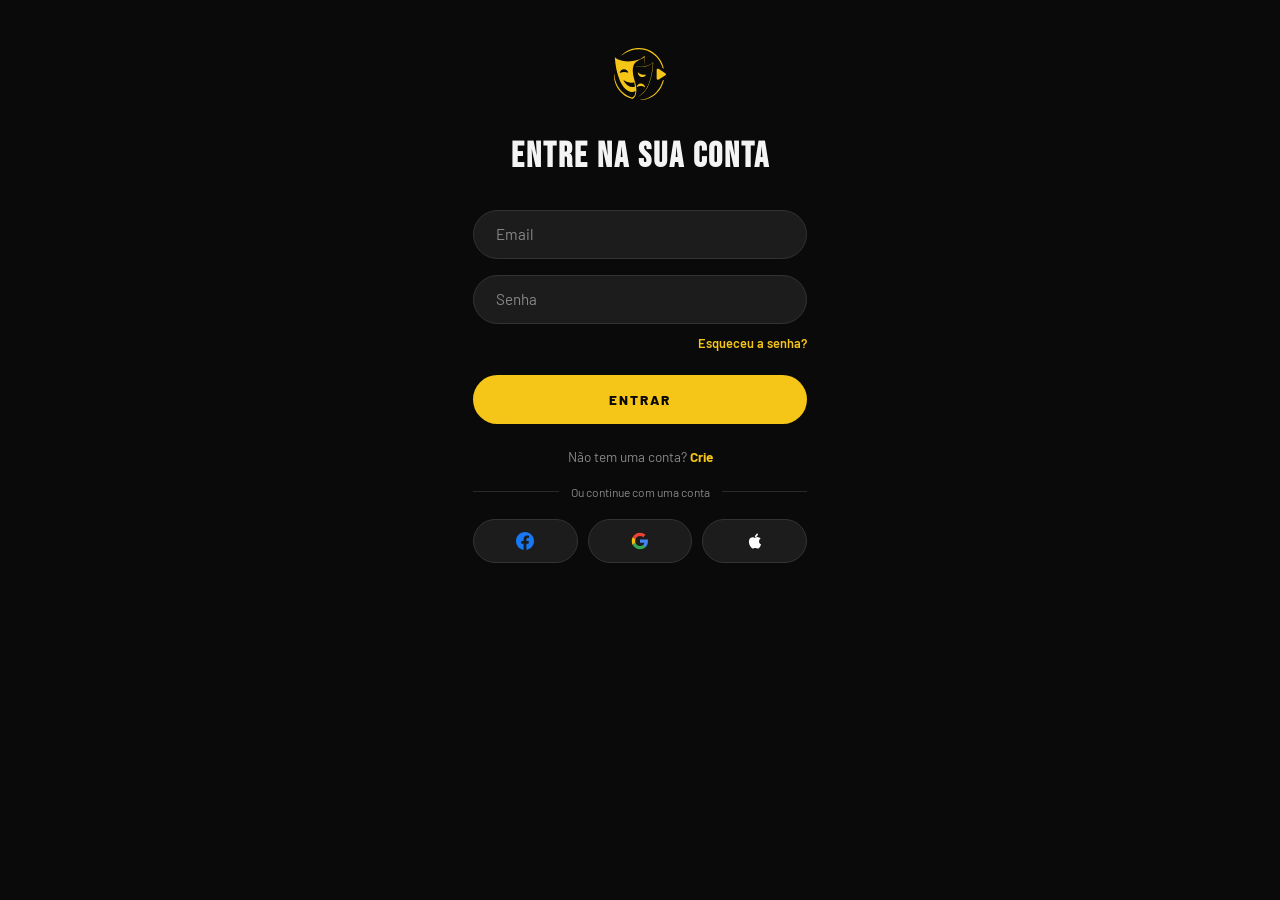
<file: login.html>
<!DOCTYPE html>
<html lang="pt-BR">
<head>
<meta charset="UTF-8">
<meta name="viewport" content="width=device-width, initial-scale=1.0">
<title>Dramatiz — Entrar</title>
<link rel="stylesheet" href="styles.css">
<style>
.auth-page {
  min-height: 100vh;
  display: flex;
  flex-direction: column;
  position: relative;
  overflow: hidden;
}
.auth-bg {
  position: absolute; inset: 0;
  background-size: cover; background-position: center;
  opacity: 0.12; z-index: 0;
}
.auth-overlay {
  position: absolute; inset: 0;
  background: linear-gradient(to bottom, rgba(10,10,10,0.5) 0%, var(--black) 45%);
  z-index: 1;
}
.auth-content {
  position: relative; z-index: 2;
  flex: 1; display: flex; flex-direction: column;
  padding: 3rem 1.75rem 2rem;
}
.auth-logo { text-align: center; margin-bottom: 2rem; }
.auth-logo img { width: 52px; height: 52px; }
.auth-title {
  font-family: 'Bebas Neue', sans-serif;
  font-size: 2.2rem; letter-spacing: 2px;
  margin-bottom: 2rem; text-align: center;
}
.auth-form { display: flex; flex-direction: column; gap: 1rem; }
.forgot { text-align: right; margin-top: -0.5rem; }
.forgot a { font-size: 0.8rem; color: var(--yellow); text-decoration: none; font-weight: 600; }
.auth-switch { text-align: center; margin-top: 1.5rem; font-size: 0.85rem; color: var(--gray); }
.auth-switch a { color: var(--yellow); text-decoration: none; font-weight: 700; }
.divider-or { display: flex; align-items: center; gap: 12px; margin: 1.25rem 0; }
.divider-or::before, .divider-or::after { content:''; flex:1; height:1px; background:#2a2a2a; }
.divider-or span { font-size: 0.75rem; color: var(--gray); white-space: nowrap; }
.social-row { display: flex; gap: 10px; }
</style>
</head>
<body>
<div class="app-shell">
  <div class="auth-page">
    <div class="auth-bg" id="authBg"></div>
    <div class="auth-overlay"></div>
    <div class="auth-content">
      <div class="auth-logo fade-up fade-up-1">
        <svg width="52" height="52" xmlns="http://www.w3.org/2000/svg" viewBox="0 0 520.83 519.38" fill="#F5C518"><path d="M12.93,351.56c-10.08-28.76-15.02-58-12.09-87.63l1.23-12.42c5.35,112.63,66.56,208.92,177.42,242.91,10.75-.56,18.49-6.88,24.06-15.84,8.11-14.5,10.96-31.01,10.99-47.99-16.24,9.49-34.29,11.87-52.01,6.07-50.25-16.48-86.02-67.09-105.3-114.99C26.74,245.89,13.23,175.71,8.23,93.14c27.35,24.92,66.15,36.64,102.14,39.57,44.24,3.61,88.19-2.02,130.25-15.89,24.62-8.12,48.59-20.78,66.27-40.81.21,34.78-2.01,67.74-6.03,100.7l.2-13.15.77-14.83.41-13.1.66-44.92c-8.51,7.25-16.73,12.29-26.39,17.13-17.01,8.53-33.56,16.81-49.11,27.68-14.53,10.16-25.25,23.16-31.05,39.92-14.81,42.8-8.21,83.19,3.65,125.89l14.56,52.43c5.4,19.44,8.46,38.63,9.47,58.89,1.58,31.85-5.07,73.15-31.89,91.76-3.05,2.12-8.88,5.17-12.46,4.35-10.54-2.42-19.4-6.01-29.05-10.21-64.19-27.93-114.33-80.27-137.71-147ZM143.48,247.68c-4.63-20.6-22.4-34.25-42.32-35.29-21.43-1.12-40.88,14.27-42.83,36.21,31.38-13.18,53.55-13.54,85.14-.92ZM210.52,383.8l-8.72-42.55c-27.81,9.15-56.29,6.45-82.02-5.76l-24.81-14.98c.77,5.54,3.88,10.08,6.72,15,9.86,17.09,22.92,31.75,39.91,41.82,21.08,12.68,45.24,15.53,68.92,6.48Z"/><path d="M515.98,271.92l-71.6,44.82c-3.04,1.91-8.86.43-11.33-1.04s-5.83-5.57-5.83-9.24l-.12-88.78c0-4.57,3.52-8.57,5.92-10.24,4.83-2.31,9.01-2,13.26.41l67.52,43.23c3.72,2.38,6.37,5.62,6.9,9.27s-.7,9.03-4.73,11.56Z"/><path d="M359.69,38.98c-32.62-17.36-67.6-26.79-104.21-27.38-29.81-.48-58.15,3.51-86.24,13.02-32.39,10.96-61.91,26.81-88.34,48.52-.7.58-2.99.71-3.81.34-1.02-.45-1.02-3.15.02-4.18C113.86,32.81,162.57,10.33,213.84,2.73c98.72-14.63,194.07,30.52,247.99,113.6,17.75,27.35,30.66,56.87,36.47,89.61-4.88.52-8.53-2.16-11.41-5.14-17.56-69.45-63.41-127.87-127.2-161.82Z"/><path d="M253.95,518.37c36.93-4.34,71.97-11.86,104.9-29.44,25.56-13.65,48.01-30.83,67.73-52.18,29.49-31.48,50.62-69.12,61.56-110.95l9.3-5.64c.85.49,1.84,3.48,1.57,4.66-11.33,49-36.58,92.82-72.19,128.17-20.2,20.05-42.86,35.67-68.95,47.29-32.29,13.84-67.28,22.09-103.91,18.09Z"/><path d="M314.76,420.04c51.18-70.76,69.85-182.99,74.35-269.54-33.49,28.98-78.24,39.79-121.61,38.82-21.24-.47-41.69-2.85-61.22-10.73,19.65,3.52,38.03,6.61,57.61,7.42l13.98-.06c39.95-.18,85.65-14.18,114.71-43.22-3.01,82.69-18.43,178.5-56.62,250.42-19,35.78-46.3,65.99-80.92,87-5.98,3.63-11.3,7.19-17.9,9.3,30.34-18.37,56.83-40.66,77.63-69.41Z"/><path d="M310.74,394.34c-25.08-17.67-55.07-19.77-81.45-5.05-1.19-.68-2.14-3.64-1.58-5.16,5.9-16.04,19.77-27.29,36.77-29.66,11.66-1.63,22.48,2.43,31.27,9.84,7.79,7.75,14.67,16.84,14.99,30.04Z"/><path d="M299.53,286.88c-20.7,8.55-44.06.11-54.78-19.55-4.17-7.64-7.7-15.88-6.47-25.69,23.7,20.83,52.18,29.29,83.54,25.85-4.66,9.72-13.12,15.6-22.29,19.39Z"/></svg>
      </div>
      <h1 class="auth-title fade-up fade-up-2">Entre na sua conta</h1>
      <div class="auth-form fade-up fade-up-3">
        <input type="email" class="input-field" placeholder="Email">
        <input type="password" class="input-field" placeholder="Senha">
        <div class="forgot"><a href="#">Esqueceu a senha?</a></div>
        <a href="perfis.html" class="btn-yellow" style="margin-top:0.5rem;">Entrar</a>
      </div>
      <p class="auth-switch fade-up fade-up-4">Não tem uma conta? <a href="cadastro.html">Crie</a></p>
      <div class="divider-or fade-up fade-up-4"><span>Ou continue com uma conta</span></div>
      <div class="social-row fade-up fade-up-5">
        <a href="#" class="social-btn">
          <svg width="18" height="18" viewBox="0 0 24 24" fill="#1877F2"><path d="M24 12.073c0-6.627-5.373-12-12-12s-12 5.373-12 12c0 5.99 4.388 10.954 10.125 11.854v-8.385H7.078v-3.47h3.047V9.43c0-3.007 1.792-4.669 4.533-4.669 1.312 0 2.686.235 2.686.235v2.953H15.83c-1.491 0-1.956.925-1.956 1.874v2.25h3.328l-.532 3.47h-2.796v8.385C19.612 23.027 24 18.062 24 12.073z"/></svg>
        </a>
        <a href="#" class="social-btn">
          <svg width="18" height="18" viewBox="0 0 24 24"><path fill="#4285F4" d="M22.56 12.25c0-.78-.07-1.53-.2-2.25H12v4.26h5.92c-.26 1.37-1.04 2.53-2.21 3.31v2.77h3.57c2.08-1.92 3.28-4.74 3.28-8.09z"/><path fill="#34A853" d="M12 23c2.97 0 5.46-.98 7.28-2.66l-3.57-2.77c-.98.66-2.23 1.06-3.71 1.06-2.86 0-5.29-1.93-6.16-4.53H2.18v2.84C3.99 20.53 7.7 23 12 23z"/><path fill="#FBBC05" d="M5.84 14.09c-.22-.66-.35-1.36-.35-2.09s.13-1.43.35-2.09V7.07H2.18C1.43 8.55 1 10.22 1 12s.43 3.45 1.18 4.93l3.66-2.84z"/><path fill="#EA4335" d="M12 5.38c1.62 0 3.06.56 4.21 1.64l3.15-3.15C17.45 2.09 14.97 1 12 1 7.7 1 3.99 3.47 2.18 7.07l3.66 2.84c.87-2.6 3.3-4.53 6.16-4.53z"/></svg>
        </a>
        <a href="#" class="social-btn">
          <svg width="18" height="18" viewBox="0 0 24 24" fill="white"><path d="M18.71 19.5c-.83 1.24-1.71 2.45-3.05 2.47-1.34.03-1.77-.79-3.29-.79-1.53 0-2 .77-3.27.82-1.31.05-2.3-1.32-3.14-2.53C4.25 17 2.94 12.45 4.7 9.39c.87-1.52 2.43-2.48 4.12-2.51 1.28-.02 2.5.87 3.29.87.78 0 2.26-1.07 3.8-.91.65.03 2.47.26 3.64 1.98-.09.06-2.17 1.28-2.15 3.81.03 3.02 2.65 4.03 2.68 4.04-.03.07-.42 1.44-1.38 2.83M13 3.5c.73-.83 1.94-1.46 2.94-1.5.13 1.17-.34 2.35-1.04 3.19-.69.85-1.83 1.51-2.95 1.42-.15-1.15.41-2.35 1.05-3.11z"/></svg>
        </a>
      </div>
    </div>
  </div>
</div>
<script>
const TMDB = '2dca580c2a14b55200e784d157207b4d';
async function loadBg() {
  try {
    const r = await fetch('https://api.themoviedb.org/3/movie/popular?api_key=' + TMDB + '&language=pt-BR');
    const d = await r.json();
    const m = d.results.find(x => x.backdrop_path);
    if (m) document.getElementById('authBg').style.backgroundImage = 'url(https://image.tmdb.org/t/p/w780' + m.backdrop_path + ')';
  } catch(e) {}
}
loadBg();
</script>
</body>
</html>
</file>
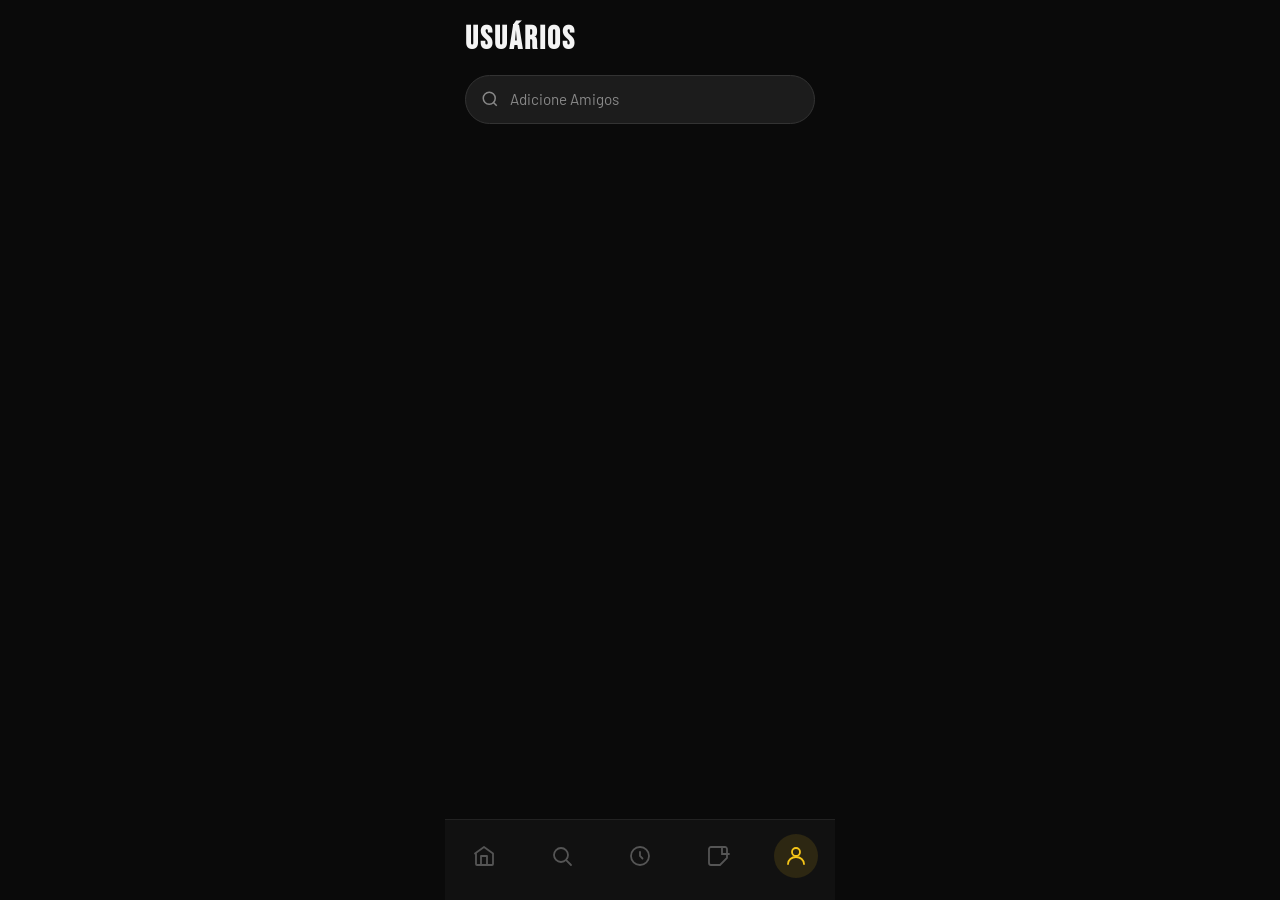
<file: usuarios.html>
<!DOCTYPE html>
<html lang="pt-BR">
<head>
<meta charset="UTF-8">
<meta name="viewport" content="width=device-width, initial-scale=1.0">
<title>Dramatiz — Usuários</title>
<link rel="stylesheet" href="styles.css">
<style>
.usuarios-page{padding:1.25rem 1.25rem 80px}
.page-title{font-family:"Bebas Neue",sans-serif;font-size:2rem;letter-spacing:2px;margin-bottom:1rem}
.search-bar{position:relative;margin-bottom:1.5rem}
.search-bar svg{position:absolute;left:1rem;top:50%;transform:translateY(-50%);width:18px;height:18px;color:var(--gray)}
.search-bar input{padding-left:2.75rem}
.user-item{display:flex;align-items:center;gap:12px;padding:.85rem;border-bottom:none;background:var(--dark2);border-radius:14px;margin-bottom:8px}
.user-avatar{width:52px;height:52px;border-radius:50%;object-fit:cover;flex-shrink:0}
.user-info{flex:1}
.user-name{font-weight:700;font-size:.9rem}
.user-handle{font-size:.75rem;color:var(--gray)}
.btn-add{width:32px;height:32px;border-radius:50%;background:var(--dark2);border:1.5px solid #444;display:flex;align-items:center;justify-content:center;cursor:pointer;color:var(--white);transition:all .2s;flex-shrink:0}
.btn-add:hover,.btn-add.added{border-color:var(--yellow);color:var(--yellow)}
.btn-add svg{width:16px;height:16px}
</style>
</head>
<body>
<div class="app-shell">
  <div class="usuarios-page">
    <h1 class="page-title">Usuários</h1>
    <div class="search-bar">
      <svg viewBox="0 0 24 24" fill="none" stroke="currentColor" stroke-width="2"><circle cx="11" cy="11" r="8"/><path d="M21 21l-4.35-4.35"/></svg>
      <input type="text" class="input-field" placeholder="Adicione Amigos" id="searchInput">
    </div>
    <div id="userList"></div>
  </div>
  <nav class="bottom-nav">
    <a href="home.html" class="nav-item ">
      <svg viewBox="0 0 24 24" fill="none" stroke="currentColor" stroke-width="1.8" stroke-linecap="round" stroke-linejoin="round">
        <path d="M3 9.5L12 3l9 6.5V20a1 1 0 01-1 1H5a1 1 0 01-1-1V9.5z"/>
        <path d="M9 21V12h6v9"/>
      </svg>
    </a>
    <a href="busca.html" class="nav-item ">
      <svg viewBox="0 0 24 24" fill="none" stroke="currentColor" stroke-width="1.8" stroke-linecap="round">
        <circle cx="11" cy="11" r="7"/>
        <path d="M21 21l-4.35-4.35"/>
      </svg>
    </a>
    <a href="feed.html" class="nav-item ">
      <svg viewBox="0 0 24 24" fill="none" stroke="currentColor" stroke-width="1.8" stroke-linecap="round">
        <circle cx="12" cy="12" r="9"/>
        <path d="M12 8v4l2.5 2.5"/>
      </svg>
    </a>
    <a href="biblioteca.html" class="nav-item ">
      <svg viewBox="0 0 24 24" fill="none" stroke="currentColor" stroke-width="1.8" stroke-linecap="round">
        <path d="M5 3a2 2 0 00-2 2v14a2 2 0 002 2h9l7-7V5a2 2 0 00-2-2H5z"/>
        <path d="M16 3v7h7"/>
      </svg>
    </a>
    <a href="perfil.html" class="nav-item active">
      <svg viewBox="0 0 24 24" fill="none" stroke="currentColor" stroke-width="1.8" stroke-linecap="round">
        <circle cx="12" cy="8" r="4"/>
        <path d="M4 20c0-4 3.6-7 8-7s8 3 8 7"/>
      </svg>
    </a>
  </nav>
</div>
<script>
const users=[
  {name:"Vinii",handle:"prof_vini",img:22},{name:"Emilia",handle:"emilly",img:45},
  {name:"Erick",handle:"octa_box",img:51},{name:"Duda",handle:"charal",img:64},
  {name:"Dedeia",handle:"andria",img:30},{name:"Loló",handle:"lorrandres",img:15},
  {name:"Keke",handle:"keke23",img:8},{name:"Bruno",handle:"brunao",img:70},
  {name:"Larissa",handle:"lari",img:36},{name:"Felipe",handle:"felps",img=55},
];
const list=document.getElementById("userList");
let allUsers=[...users];
function render(arr){
  list.innerHTML="";
  arr.forEach(u=>{
    const div=document.createElement("div");
    div.className="user-item";
    div.innerHTML='<img class="user-avatar" src="https://i.pravatar.cc/100?img='+u.img+'" alt="'+u.name+'"><div class="user-info"><div class="user-name">'+u.name+'</div><div class="user-handle">'+u.handle+'</div></div><button class="btn-add" onclick="toggleAdd(this)"><svg viewBox="0 0 24 24" fill="none" stroke="currentColor" stroke-width="2.5"><path d="M12 5v14M5 12h14"/></svg></button>';
    list.appendChild(div);
  });
}
function toggleAdd(btn){
  btn.classList.toggle("added");
  const added=btn.classList.contains("added");
  btn.innerHTML=added?'<svg viewBox="0 0 24 24" fill="none" stroke="currentColor" stroke-width="2.5"><path d="M20 6L9 17l-5-5"/></svg>':'<svg viewBox="0 0 24 24" fill="none" stroke="currentColor" stroke-width="2.5"><path d="M12 5v14M5 12h14"/></svg>';
}
document.getElementById("searchInput").addEventListener("input",e=>{
  const q=e.target.value.toLowerCase();
  render(allUsers.filter(u=>u.name.toLowerCase().includes(q)||u.handle.toLowerCase().includes(q)));
});
render(allUsers);
</script>
</body>
</html>
</file>
<file: styles.css>
@import url('https://fonts.googleapis.com/css2?family=Bebas+Neue&family=Barlow:wght@300;400;500;600;700;800&display=swap');

*, *::before, *::after { box-sizing: border-box; margin: 0; padding: 0; }

:root {
  --yellow: #F5C518;
  --yellow-dark: #D4A017;
  --black: #0A0A0A;
  --dark: #141414;
  --dark2: #1C1C1C;
  --dark3: #252525;
  --gray: #888;
  --gray2: #555;
  --white: #F4F4F4;
  --red: #E50914;
  --radius: 14px;
  --radius-sm: 8px;
}

html, body {
  font-family: 'Barlow', sans-serif;
  background: var(--black);
  color: var(--white);
  -webkit-font-smoothing: antialiased;
}

/* Simula tela mobile centralizada no desktop */
.app-shell {
  max-width: 390px;
  min-height: 100vh;
  margin: 0 auto;
  background: var(--black);
  position: relative;
  overflow-x: hidden;
}

/* Inputs */
.input-field {
  width: 100%;
  background: var(--dark2);
  border: 1.5px solid #333;
  border-radius: 50px;
  padding: 0.9rem 1.4rem;
  color: var(--white);
  font-family: 'Barlow', sans-serif;
  font-size: 0.95rem;
  outline: none;
  transition: border-color 0.2s;
}
.input-field::placeholder { color: var(--gray); }
.input-field:focus { border-color: var(--yellow); }

/* Botões */
.btn-yellow {
  width: 100%;
  background: var(--yellow);
  color: var(--black);
  font-family: 'Barlow', sans-serif;
  font-weight: 800;
  font-size: 0.85rem;
  letter-spacing: 2px;
  text-transform: uppercase;
  padding: 1rem;
  border: none;
  border-radius: 50px;
  cursor: pointer;
  text-decoration: none;
  display: block;
  text-align: center;
  transition: background 0.2s, transform 0.1s;
}
.btn-yellow:hover { background: var(--yellow-dark); transform: scale(1.02); }

.btn-dark {
  width: 100%;
  background: var(--dark2);
  color: var(--white);
  font-family: 'Barlow', sans-serif;
  font-weight: 700;
  font-size: 0.85rem;
  letter-spacing: 2px;
  text-transform: uppercase;
  padding: 1rem;
  border: 1.5px solid #333;
  border-radius: 50px;
  cursor: pointer;
  text-decoration: none;
  display: block;
  text-align: center;
  transition: border-color 0.2s;
}
.btn-dark:hover { border-color: var(--yellow); color: var(--yellow); }

.btn-outline {
  width: 100%;
  background: transparent;
  color: var(--white);
  font-family: 'Barlow', sans-serif;
  font-weight: 700;
  font-size: 0.85rem;
  letter-spacing: 2px;
  text-transform: uppercase;
  padding: 1rem;
  border: 1.5px solid rgba(255,255,255,0.25);
  border-radius: 50px;
  cursor: pointer;
  text-decoration: none;
  display: block;
  text-align: center;
  transition: border-color 0.2s;
}
.btn-outline:hover { border-color: var(--yellow); color: var(--yellow); }




/* Cards de filmes */
.movie-card {
  border-radius: var(--radius-sm);
  overflow: hidden;
  position: relative;
  cursor: pointer;
  flex-shrink: 0;
}
.movie-card img { width: 100%; height: 100%; object-fit: cover; display: block; }

/* Poster ratio 2:3 */
.poster { aspect-ratio: 2/3; }
/* Backdrop ratio 16:9 */
.backdrop { aspect-ratio: 16/9; }

/* Tags de categoria */
.tag {
  display: inline-block;
  padding: 4px 14px;
  border-radius: 50px;
  font-size: 0.75rem;
  font-weight: 600;
  border: 1.5px solid #333;
  color: var(--gray);
  cursor: pointer;
  transition: all 0.2s;
  white-space: nowrap;
}
.tag.active { background: var(--yellow); color: var(--black); border-color: var(--yellow); font-weight: 700; }
.tag:hover:not(.active) { border-color: var(--yellow); color: var(--yellow); }

/* Stars */
.stars { color: var(--yellow); font-size: 0.85rem; letter-spacing: 1px; }

/* Classificação etária */
.rating-badge {
  display: inline-block;
  background: var(--dark3);
  border: 1.5px solid #444;
  color: var(--white);
  font-size: 0.65rem;
  font-weight: 700;
  padding: 2px 6px;
  border-radius: 8px;
}

/* Scroll horizontal sem barra */
.scroll-x {
  display: flex;
  gap: 10px;
  overflow-x: auto;
  scrollbar-width: none;
  -ms-overflow-style: none;
  padding-bottom: 4px;
}
.scroll-x::-webkit-scrollbar { display: none; }

/* Seção com título */
.section-header {
  display: flex;
  align-items: center;
  justify-content: space-between;
  margin-bottom: 12px;
}
.section-title {
  font-family: 'Bebas Neue', sans-serif;
  font-size: 1.2rem;
  letter-spacing: 1px;
}
.section-link {
  font-size: 0.8rem;
  color: var(--yellow);
  text-decoration: none;
  font-weight: 600;
}

/* Logo SVG amarela */
.logo-svg { fill: var(--yellow); }

/* Animação de entrada */
@keyframes fadeUp {
  from { opacity: 0; transform: translateY(20px); }
  to { opacity: 1; transform: translateY(0); }
}
.fade-up { animation: fadeUp 0.5s ease forwards; }
.fade-up-1 { animation-delay: 0.1s; opacity: 0; }
.fade-up-2 { animation-delay: 0.2s; opacity: 0; }
.fade-up-3 { animation-delay: 0.3s; opacity: 0; }
.fade-up-4 { animation-delay: 0.4s; opacity: 0; }
.fade-up-5 { animation-delay: 0.5s; opacity: 0; }

/* Top bar */
.top-bar {
  display: flex;
  align-items: center;
  justify-content: space-between;
  padding: 1rem 1.25rem 0.5rem;
}

/* Divisor */
.divider { height: 1px; background: #1a1a1a; margin: 1rem 0; }

/* Social login */
.social-btn {
  flex: 1;
  display: flex;
  align-items: center;
  justify-content: center;
  gap: 8px;
  padding: 0.75rem;
  background: var(--dark2);
  border: 1.5px solid #333;
  border-radius: 50px;
  cursor: pointer;
  color: var(--white);
  font-size: 0.8rem;
  font-weight: 600;
  transition: border-color 0.2s;
  text-decoration: none;
}
.social-btn:hover { border-color: var(--yellow); }

/* ── Cursor play ── */
* { cursor: url("data:image/svg+xml,%3Csvg xmlns='http://www.w3.org/2000/svg' width='28' height='28' viewBox='0 0 28 28'%3E%3Ccircle cx='14' cy='14' r='13' fill='rgba(0,0,0,0.45)' stroke='%23F5C518' stroke-width='1.5'/%3E%3Cpolygon points='11,8 21,14 11,20' fill='%23F5C518'/%3E%3C/svg%3E") 14 14, auto !important; }

/* ── Responsividade extra ── */
@media (max-width: 430px) {
  .app-shell { max-width: 100%; }
  .hero-banner { aspect-ratio: 9/15; }
  .section { padding: 1rem 1rem 0; }
  .busca-page, .notif-page, .feed-page, .bib-page, .perfil-info,
  .usuarios-page, .dl-page, .ep-body { padding-left: 1rem; padding-right: 1rem; }
  .results-grid { grid-template-columns: repeat(3,1fr); gap: 6px; }
  .dl-grid { grid-template-columns: repeat(2,1fr); gap: 8px; }
  .perfil-stats { gap: 1.25rem; }
  .feed-card { padding: .85rem; }
  
  
  
  .hero-title { font-size: 1.9rem; }
  .filme-title { font-size: 2rem; }
  .hero-btn-play, .hero-btn-list { font-size: .75rem; padding: .65rem; }
  .action-btn-play { font-size: .78rem; }
  .section-title { font-size: 1.1rem; }
  .movie-poster { width: 88px; }
  .continue-card { width: 175px; }
  .sug-item { width: 100px; }
  .tags-row { gap: 6px; }
  .tag { font-size: .7rem; padding: 3px 10px; }
}

@media (min-width: 431px) and (max-width: 768px) {
  .app-shell { max-width: 480px; }
}



/* ── Bottom Nav novo estilo ── */
.bottom-nav {
  position: fixed;
  bottom: 0; left: 50%;
  transform: translateX(-50%);
  width: 100%; max-width: 390px;
  background: #111;
  border-top: 1px solid #222;
  display: flex;
  align-items: center;
  justify-content: space-around;
  padding: 0.85rem 0 1.4rem;
  z-index: 50;
}
.nav-item {
  display: flex;
  align-items: center;
  justify-content: center;
  width: 44px;
  height: 44px;
  border-radius: 50%;
  text-decoration: none;
  color: #555;
  transition: color 0.2s, background 0.2s;
}
.nav-item svg {
  width: 24px;
  height: 24px;
  flex-shrink: 0;
}
.nav-item.active {
  color: #F5C518;
  background: rgba(245, 197, 24, 0.12);
}
.nav-item:hover:not(.active) {
  color: #888;
}
</file>
